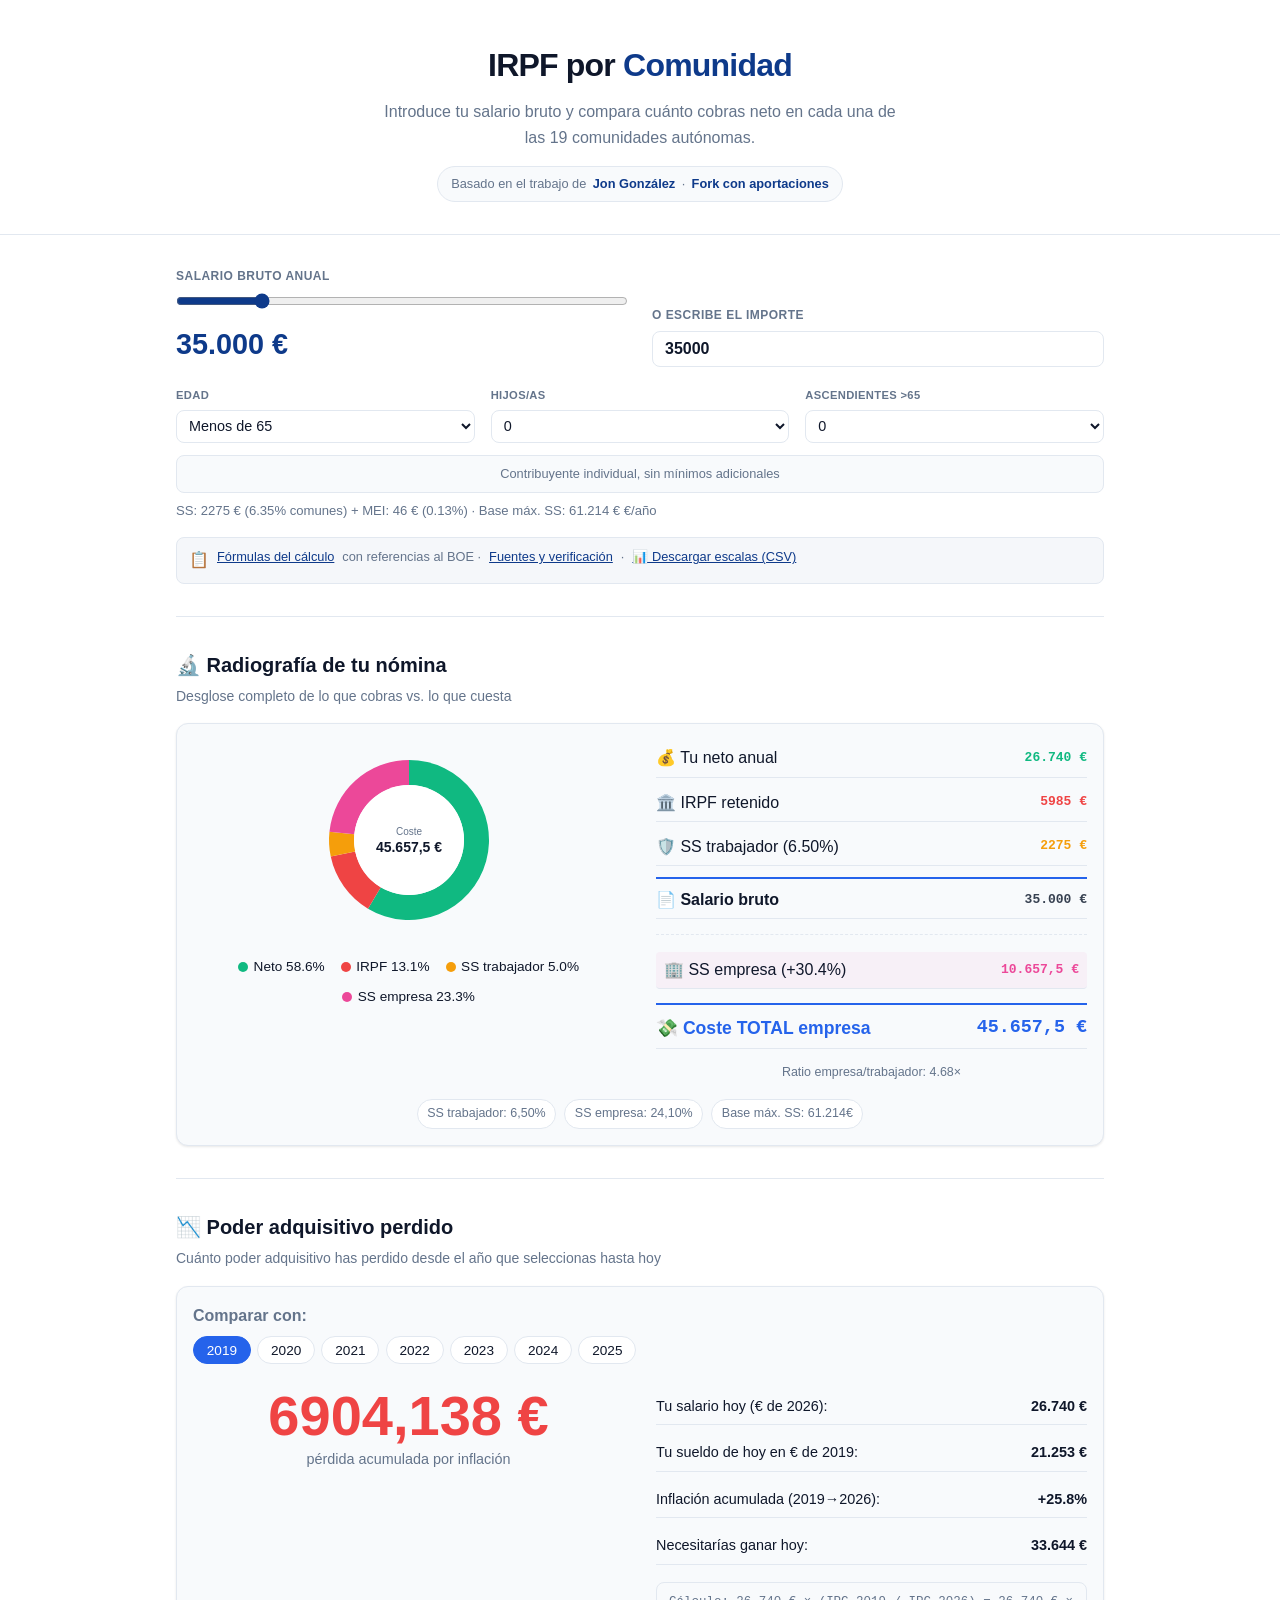
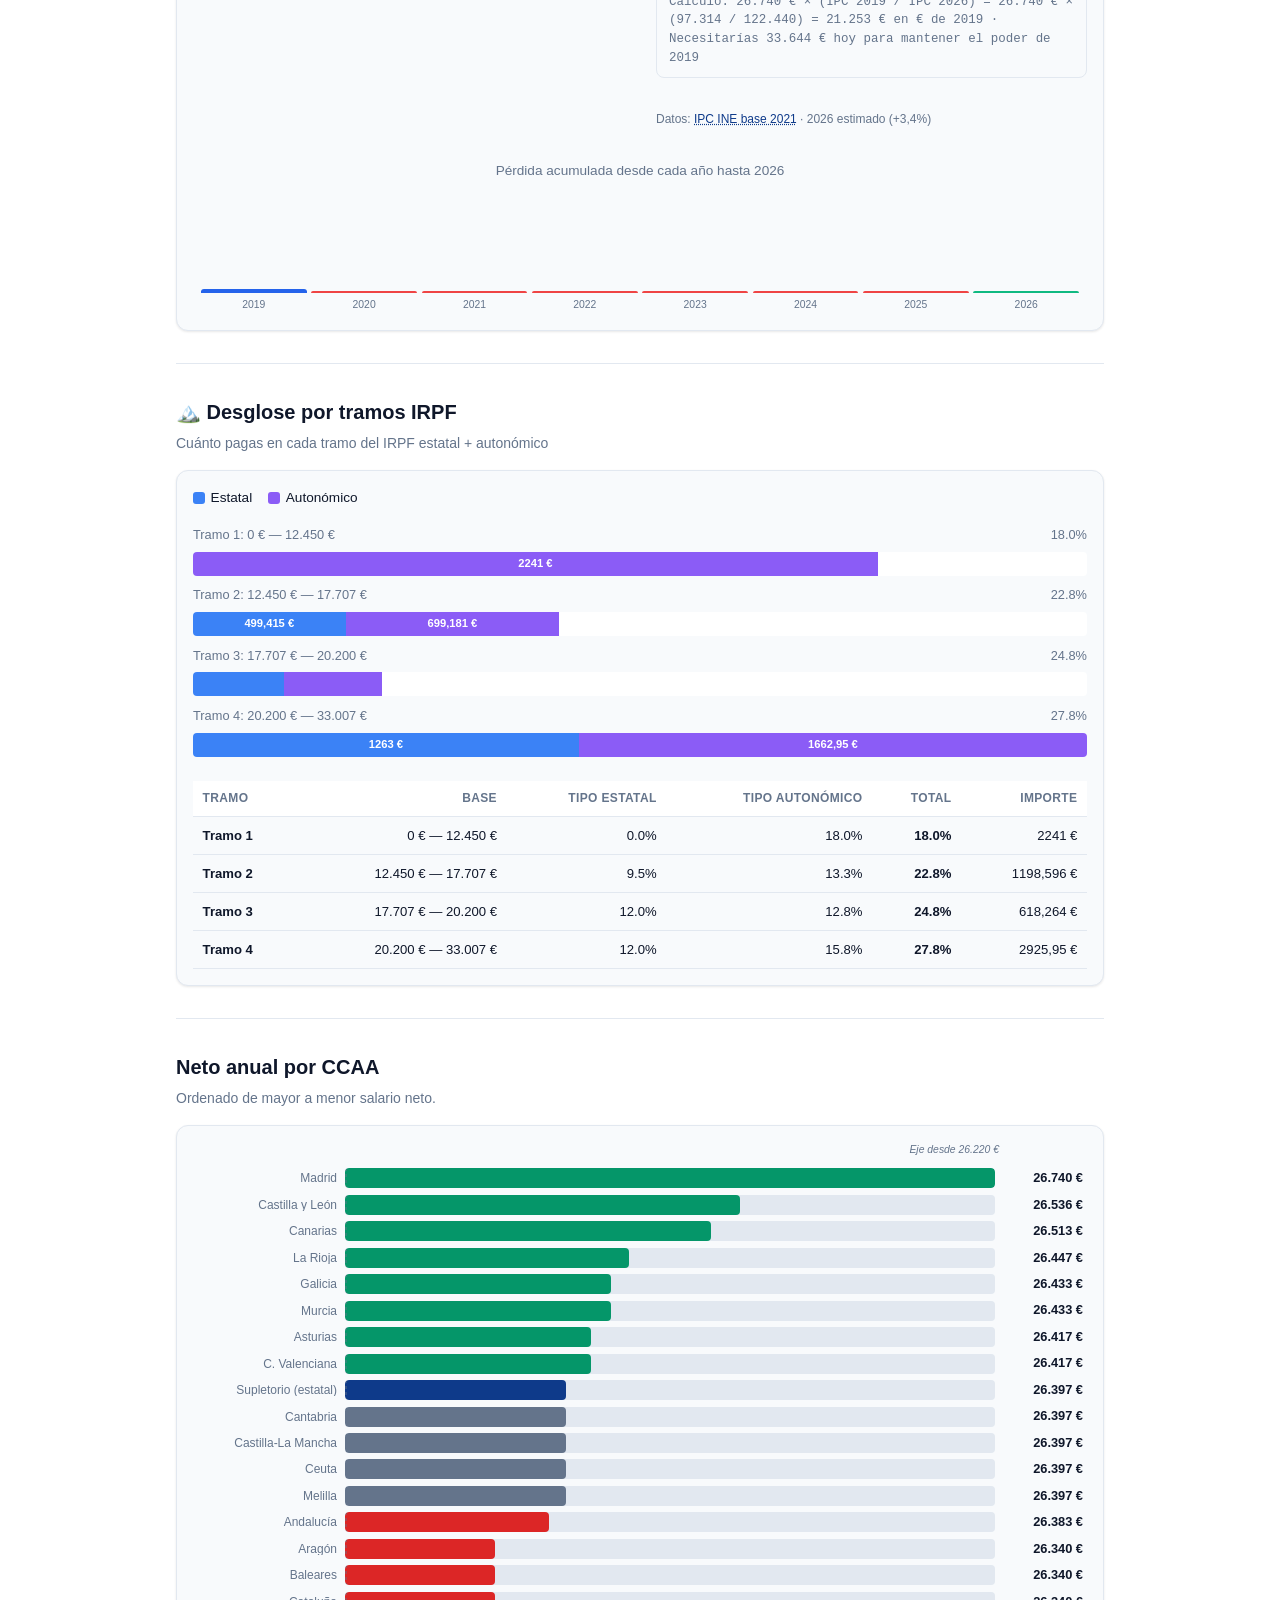
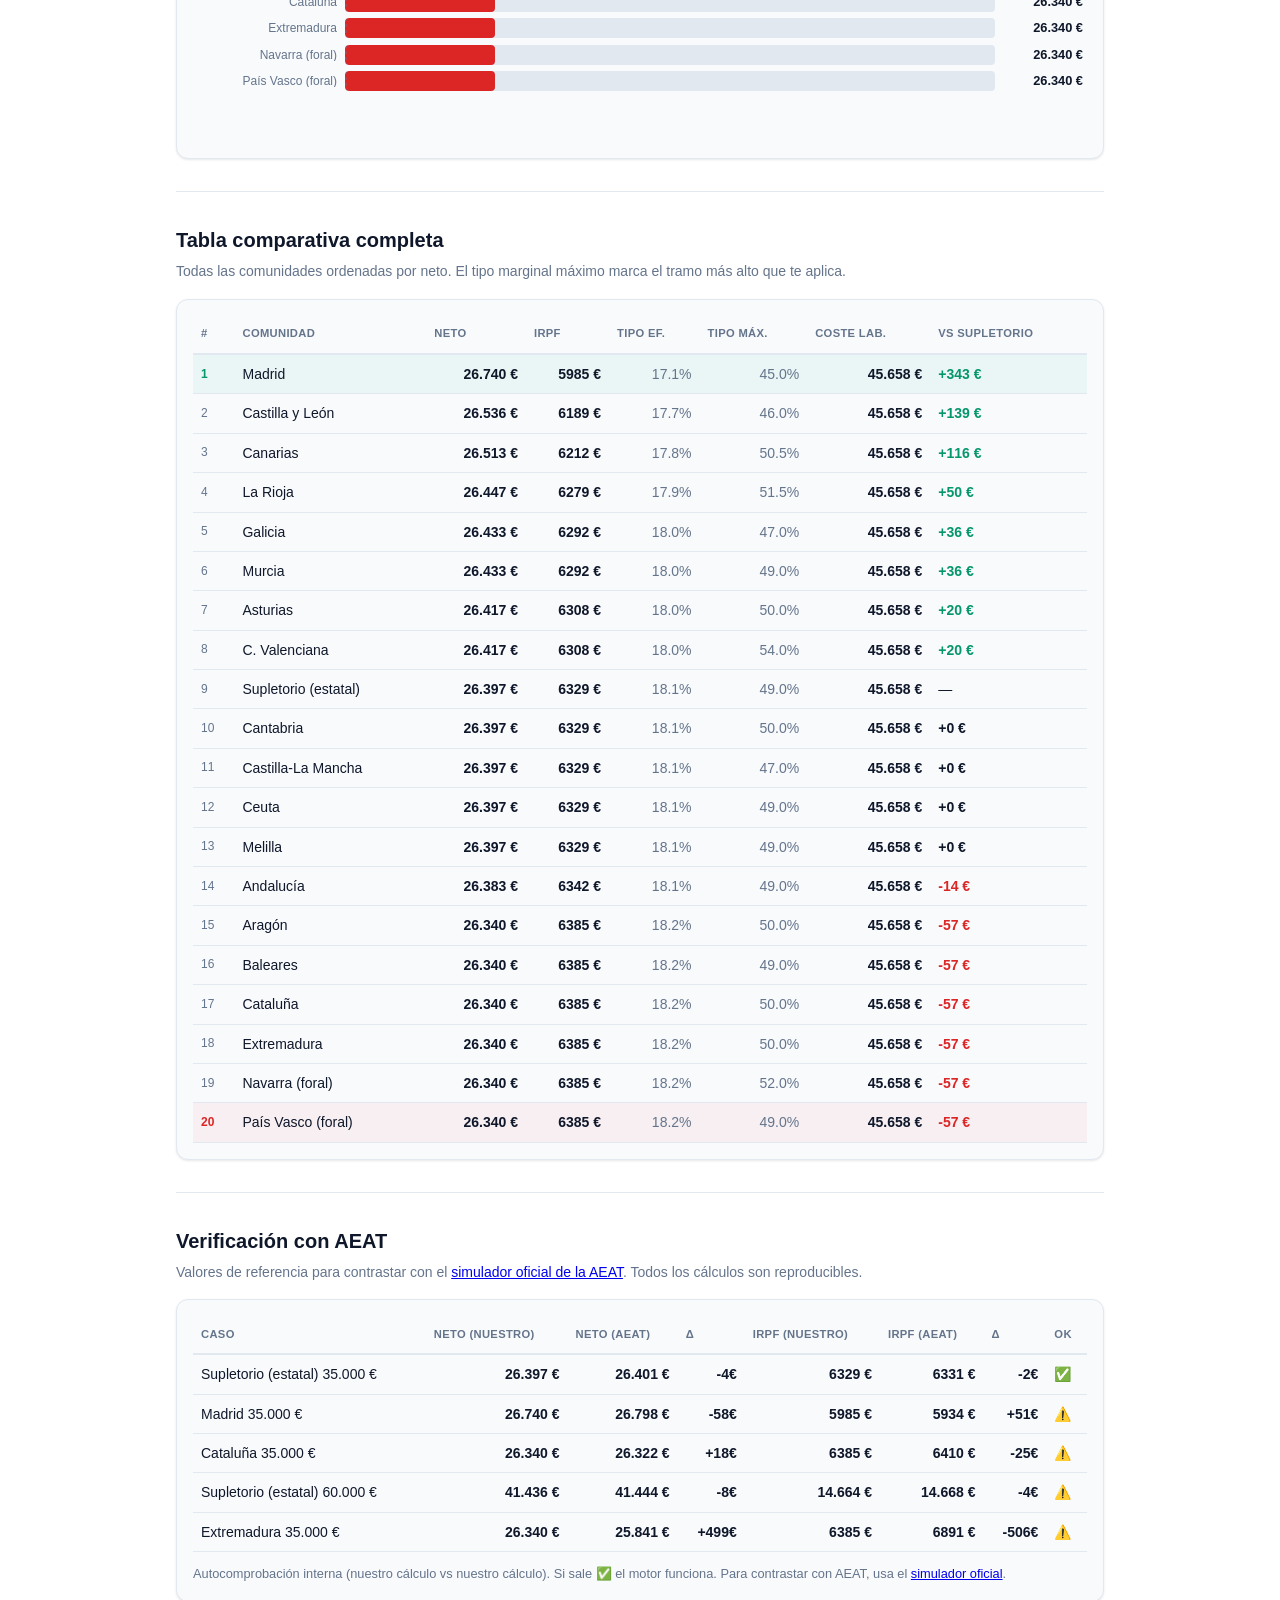
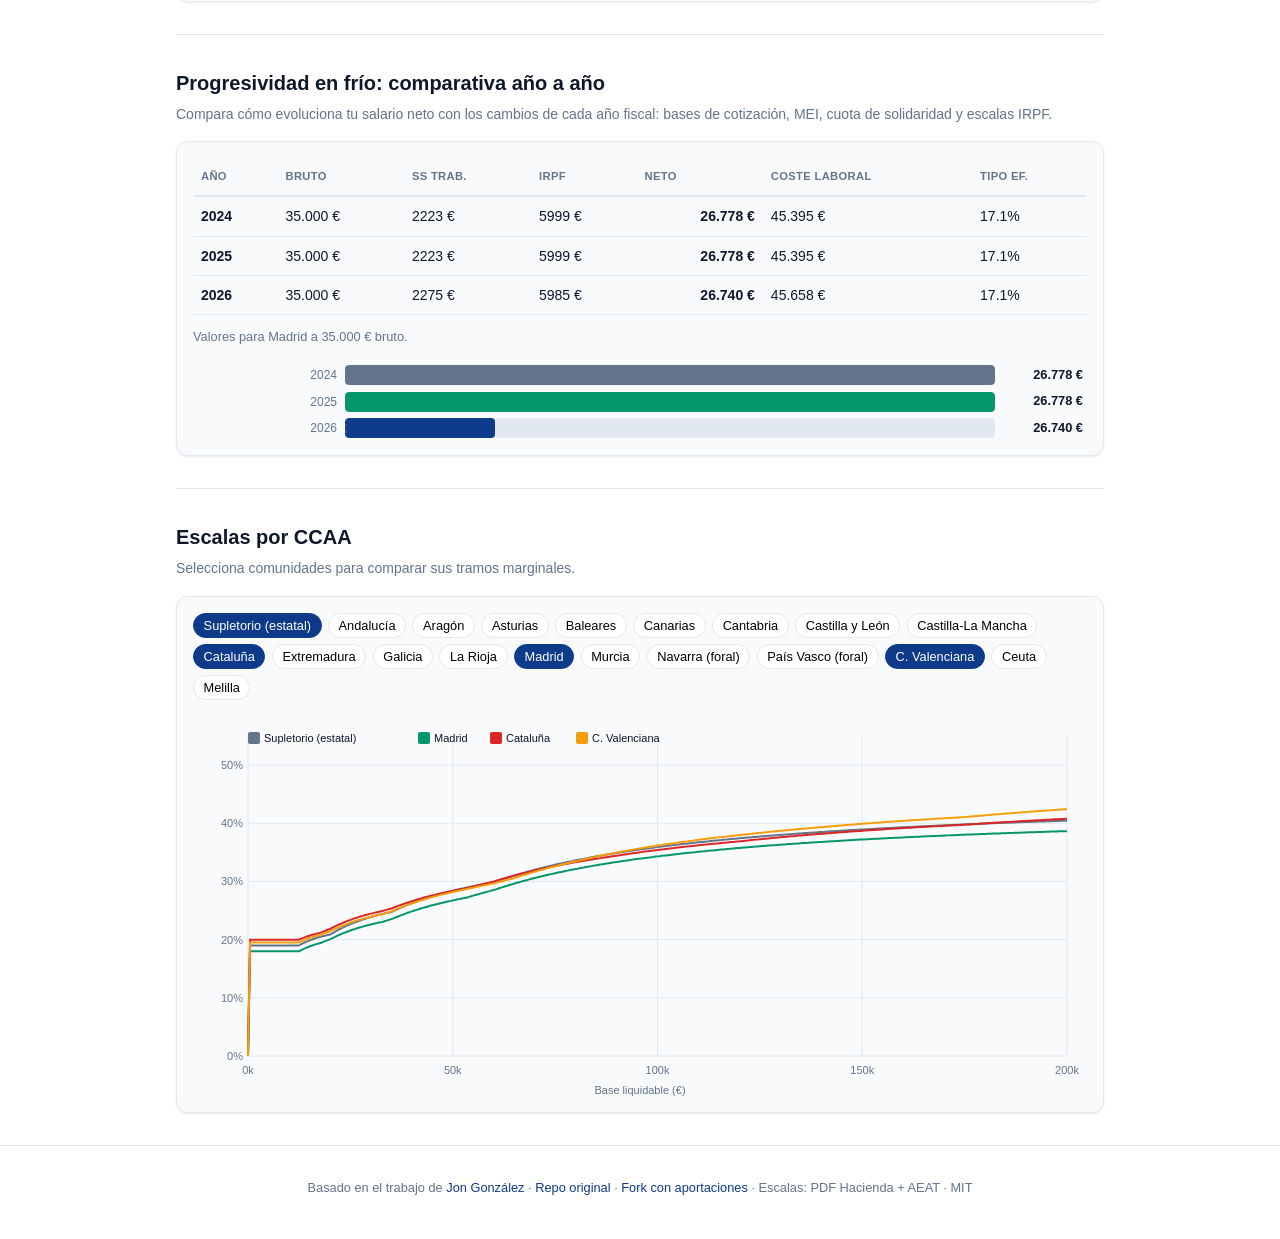
<file: docs/index.html>
<!DOCTYPE html>
<html lang="es">
<head>
  <meta charset="UTF-8">
  <meta name="viewport" content="width=device-width, initial-scale=1.0">
  <title>IRPF por CCAA — Comparativa de salario neto en las 19 comunidades (MEI + solidaridad)</title>
  <meta name="description" content="Compara tu salario neto en las 19 comunidades autónomas de España. Escalas IRPF 2026, MEI, cuota de solidaridad, tipos marginales, calculadora interactiva.">
  <meta property="og:title" content="IRPF por Comunidad — Compara tu salario neto en 19 CCAA">
  <meta property="og:description" content="Calculadora interactiva con escalas IRPF 2026 separadas, MEI, cuota de solidaridad, coste laboral y tipos marginales. Verificado con simulador AEAT.">
  <meta property="og:type" content="website">
  <meta property="og:image" content="favicon.svg">
  <meta name="twitter:card" content="summary_large_image">
  <meta name="twitter:title" content="IRPF por Comunidad — Compara tu salario neto en 19 CCAA">
  <meta name="twitter:description" content="Calculadora interactiva: escalas IRPF 2026, MEI, solidaridad, coste laboral.">
  <link rel="canonical" href="https://calculadorairpf.vercel.app/">
  <link rel="icon" type="image/svg+xml" href="favicon.svg">
  <link rel="stylesheet" href="style.css?v=21">
  <meta http-equiv="Content-Security-Policy" content="default-src 'self'; style-src 'self' 'unsafe-inline'; script-src 'self'; img-src 'self'; connect-src 'self'; font-src 'self';">

<!-- deploy: 1777245573 -->
</head>
<body>

  <header class="hero">
    <div class="container">
      <h1>IRPF por <span class="accent">Comunidad</span></h1>
      <p class="subtitle">Introduce tu salario bruto y compara cuánto cobras neto en cada una de las 19 comunidades autónomas.</p>
      <div class="credit">
        Basado en el trabajo de <a href="https://github.com/jongonzlz/Calculadora-de-Salarios-y-Progresividad-en-Fr-o" target="_blank" rel="noopener">Jon González</a> · <a href="https://github.com/elCanosail/Calculadora-de-Salarios-y-Progresividad-en-Fr-o" target="_blank" rel="noopener">Fork con aportaciones</a>
      </div>
    </div>
  </header>

  <main class="container">

    <!-- Input -->
    <section class="section" id="input-section">
      <div class="input-row">
        <div class="input-col">
          <label for="salary-slider">Salario bruto anual</label>
          <input type="range" id="salary-slider" min="10000" max="150000" step="500" value="35000">
          <div class="salary-display" id="salary-display">35.000 €</div>
        </div>
        <div class="input-col">
          <label for="salary-input">O escribe el importe</label>
          <input type="number" id="salary-input" min="10000" max="500000" step="100" value="35000" inputmode="numeric">
        </div>
      </div>

      <div class="config-row">
        <div class="config-col">
          <label for="edad-select">Edad</label>
          <select id="edad-select">
            <option value="normal" selected>Menos de 65</option>
            <option value="senior">65 a 75 años</option>
            <option value="mayor">Más de 75</option>
          </select>
        </div>
        <div class="config-col">
          <label for="hijos-select">Hijos/as</label>
          <select id="hijos-select">
            <option value="0" selected>0</option>
            <option value="1">1</option>
            <option value="2">2</option>
            <option value="3">3</option>
            <option value="4">4</option>
            <option value="5">5+</option>
          </select>
        </div>
        <div class="config-col">
          <label for="ascendientes-select">Ascendientes &gt;65</label>
          <select id="ascendientes-select">
            <option value="0" selected>0</option>
            <option value="1">1</option>
            <option value="2">2</option>
            <option value="3">3</option>
            <option value="4">4+</option>
          </select>
        </div>
      </div>

      <div class="config-summary" id="config-summary"></div>
      <div class="mei-notice" id="mei-notice" style="margin-top:0.5rem;font-size:0.82rem;color:var(--muted);line-height:1.5;"></div>
      <div class="audit-notice">
        <span class="audit-icon">📋</span>
        <a href="formulas" id="formulas-link" class="link-button">Fórmulas del cálculo</a> con referencias al BOE · <a href="fuentes" class="link-button">Fuentes y verificación</a> · <a href="escalas.csv" download class="link-button">📊 Descargar escalas (CSV)</a>
      </div>
    </section>

    <!-- Panel: Radiografía del Coste -->
    <section class="section" id="radiografia-section">
      <h2>🔬 Radiografía de tu nómina</h2>
      <p class="section-desc">Desglose completo de lo que cobras vs. lo que cuesta</p>
      <div class="card">
        <div class="radiografia-grid">
          <div class="donut-wrapper">
            <svg id="coste-donut" viewBox="0 0 200 200" class="donut-chart"></svg>
            <div class="donut-legend" id="donut-legend"></div>
          </div>
          <div class="coste-desglose" id="coste-desglose"></div>
        </div>
        <div class="coste-mini-info">
          <span class="mini-pill">SS trabajador: 6,50%</span>
          <span class="mini-pill">SS empresa: 24,10%</span>
          <span class="mini-pill">Base máx. SS: 61.214€</span>
        </div>
      </div>
    </section>

    <!-- Panel: Comparativa IPC -->
    <section class="section" id="ipc-section">
      <h2>📉 Poder adquisitivo perdido</h2>
      <p class="section-desc">Cuánto poder adquisitivo has perdido desde el año que seleccionas hasta hoy</p>
      <div class="card">
        <div class="ipc-controls">
          <label>Comparar con:</label>
          <div class="year-selector" id="ipc-year-selector"></div>
        </div>
        <div class="ipc-result" id="ipc-result">
          <div class="ipc-main" id="ipc-main-display">
            <div class="ipc-big-number" id="ipc-perdida">—</div>
            <div class="ipc-label">pérdida acumulada por inflación</div>
          </div>
          <div class="ipc-details">
            <div class="ipc-detail-row">
              <span>Tu salario hoy (€ de 2026):</span>
              <strong id="ipc-salario-actual">—</strong>
            </div>
            <div class="ipc-detail-row">
              <span>Tu sueldo de hoy en € de <span id="ipc-ano-base">2019</span>:</span>
              <strong id="ipc-salario-ajustado">—</strong>
            </div>
            <div class="ipc-detail-row">
              <span>Inflación acumulada (<span id="ipc-ano-base-2">2019</span>→2026):</span>
              <strong id="ipc-inflacion-pct">—</strong>
            </div>
            <div class="ipc-detail-row">
              <span>Necesitarías ganar hoy:</span>
              <strong id="ipc-necesitarias">—</strong>
            </div>
            <div class="ipc-calc-explanation">
              <span id="ipc-calc-text">—</span>
            </div>
            <div class="ipc-detail-row ipc-source">
              <span>Datos: <a href="https://www.ine.es/jaxiT3/Tabla.htm?t=224" target="_blank" rel="noopener">IPC INE base 2021</a> · 2026 estimado (+3,4%)</span>
            </div>
          </div>
        </div>
        <div class="ipc-timeline" id="ipc-timeline"></div>
      </div>
    </section>

    <!-- Panel: Desglose por tramos IRPF -->
    <section class="section" id="tramos-section">
      <h2>🏔️ Desglose por tramos IRPF</h2>
      <p class="section-desc">Cuánto pagas en cada tramo del IRPF estatal + autonómico</p>
      <div class="card">
        <div class="tramos-legend">
          <span class="tramo-dot estatal">Estatal</span>
          <span class="tramo-dot autonomico">Autonómico</span>
        </div>
        <div class="tramos-chart" id="tramos-chart"></div>
        <div class="tramos-table-wrapper">
          <table class="tramos-table" id="tramos-table">
            <thead>
              <tr>
                <th>Tramo</th>
                <th>Base</th>
                <th>Tipo estatal</th>
                <th>Tipo autonómico</th>
                <th>Total</th>
                <th>Importe</th>
              </tr>
            </thead>
            <tbody id="tramos-tbody"></tbody>
          </table>
        </div>
      </div>
    </section>

    <!-- Chart -->
    <section class="section" id="chart-section">
      <h2>Neto anual por CCAA</h2>
      <p class="section-desc">Ordenado de mayor a menor salario neto.</p>
      <div class="card">
        <div id="bar-chart"></div>
      </div>
    </section>

    <!-- Table -->
    <section class="section" id="table-section">
      <h2>Tabla comparativa completa</h2>
      <p class="section-desc">Todas las comunidades ordenadas por neto. El tipo marginal máximo marca el tramo más alto que te aplica.</p>
      <div class="card">
        <div class="table-wrap">
          <table id="ccaa-table">
            <thead>
              <tr>
                <th>#</th>
                <th>Comunidad</th>
                <th>Neto</th>
                <th>IRPF</th>
                <th>Tipo ef.</th>
                <th>Tipo máx.</th>
                <th>Coste lab.</th>
                <th>vs Supletorio</th>
              </tr>
            </thead>
            <tbody></tbody>
          </table>
        </div>
      </div>
    </section>

    <!-- Verification section -->
    <section class="section" id="verify-section">
      <h2>Verificación con AEAT</h2>
      <p class="section-desc">Valores de referencia para contrastar con el <a href="https://www.agenciatributaria.gob.es/AEAT.internet/Inicio/Ayuda/_comp_Consultas_y_Simuladores/_Simuladores/Simulador_IRPF_2025/Simulador_IRPF_2025.shtml" target="_blank" rel="noopener">simulador oficial de la AEAT</a>. Todos los cálculos son reproducibles.</p>
      <div class="card" id="verify-card"></div>
    </section>

    <!-- Year comparison -->
    <section class="section" id="year-compare-section">
      <h2>Progresividad en frío: comparativa año a año</h2>
      <p class="section-desc">Compara cómo evoluciona tu salario neto con los cambios de cada año fiscal: bases de cotización, MEI, cuota de solidaridad y escalas IRPF.</p>
      <div class="card">
        <div id="year-compare-table"></div>
        <div id="year-compare-chart" style="margin-top:1rem;"></div>
      </div>
    </section>

    <!-- Scales chart -->
    <section class="section" id="scales-section">
      <h2>Escalas por CCAA</h2>
      <p class="section-desc">Selecciona comunidades para comparar sus tramos marginales.</p>
      <div class="card">
        <div class="ccaa-pills" id="ccaa-pills"></div>
        <div class="table-wrap" id="scale-chart"></div>
      </div>
    </section>

  </main>

  <footer class="footer">
    <div class="container">
      <p>
        Basado en el trabajo de <a href="https://github.com/jongonzlz" target="_blank" rel="noopener">Jon González</a> ·
        <a href="https://github.com/jongonzlz/Calculadora-de-Salarios-y-Progresividad-en-Fr-o" target="_blank" rel="noopener">Repo original</a> ·
        <a href="https://github.com/elCanosail/Calculadora-de-Salarios-y-Progresividad-en-Fr-o" target="_blank" rel="noopener">Fork con aportaciones</a> ·
        Escalas: PDF Hacienda + AEAT · MIT
      </p>
    </div>
  </footer>

  <script src="data.js?v=20"></script>
  <script src="app.js?v=29"></script>
</body>
</html>
</file>
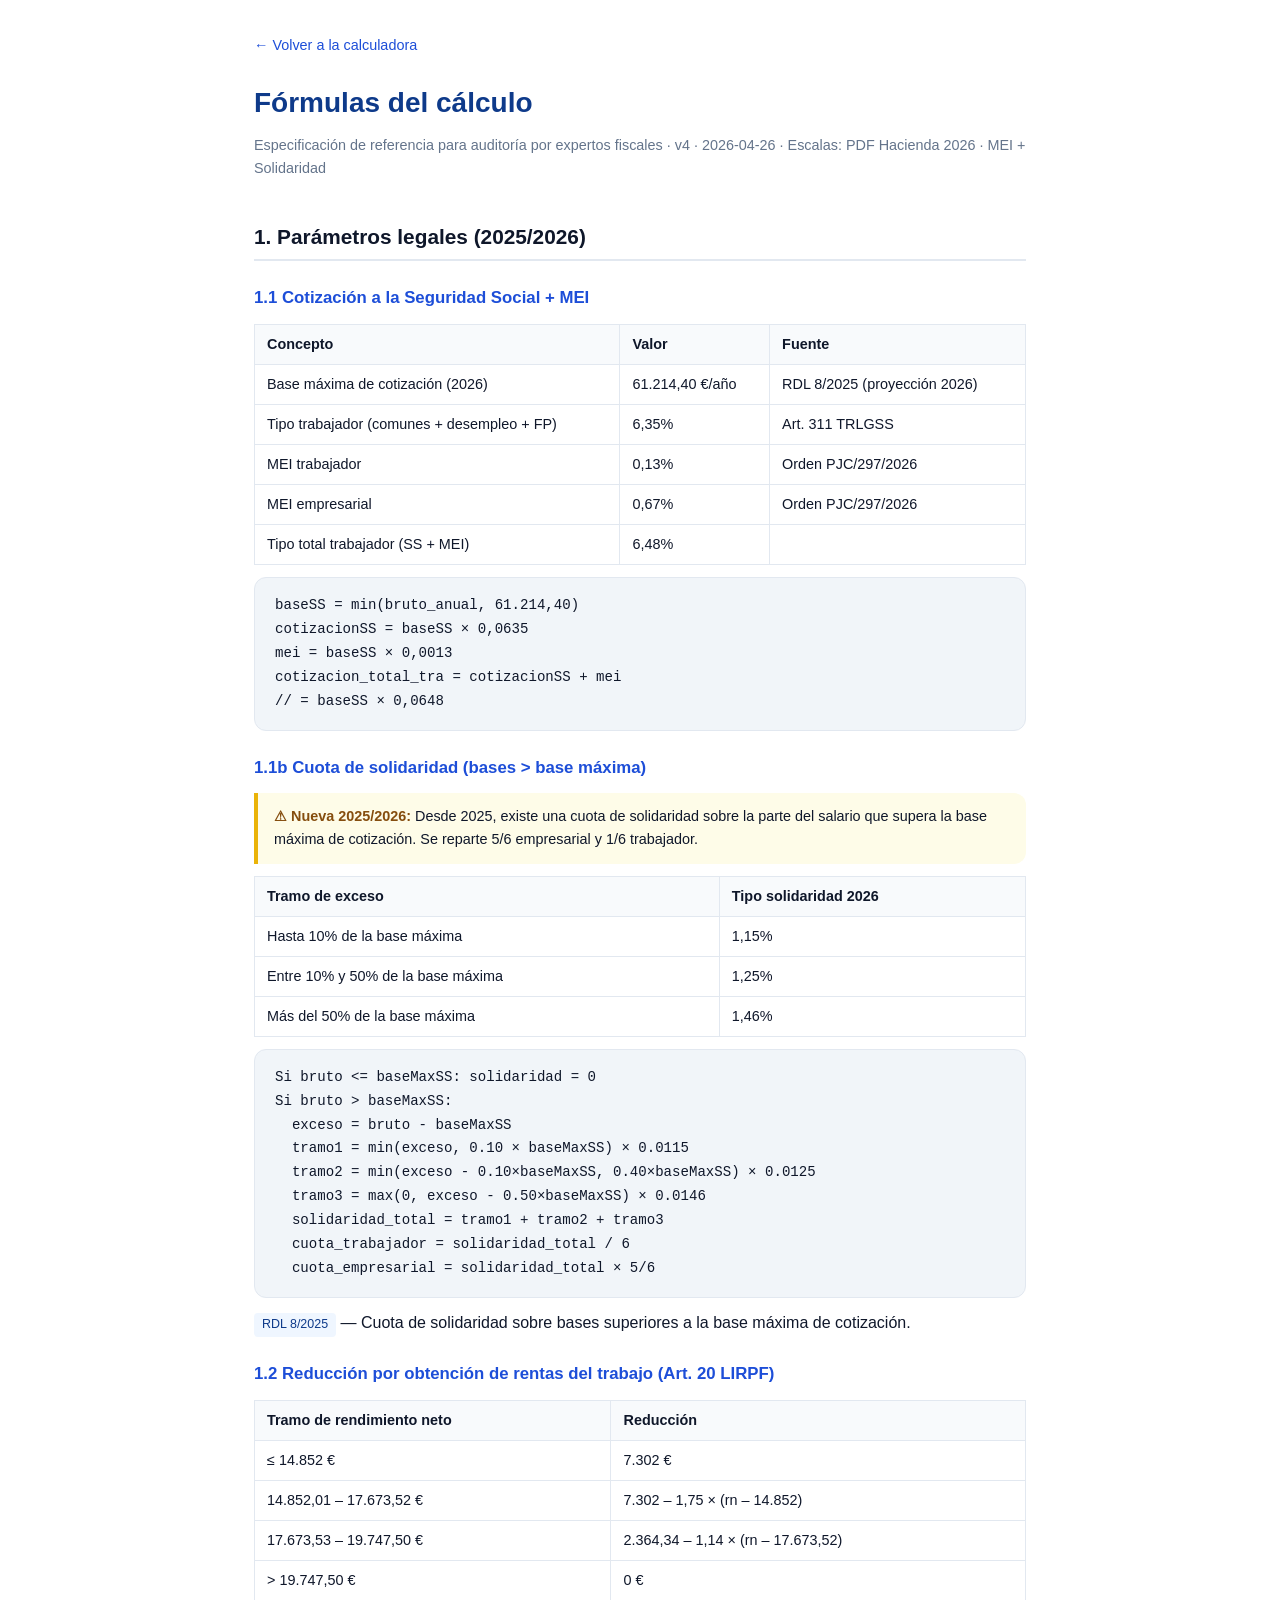
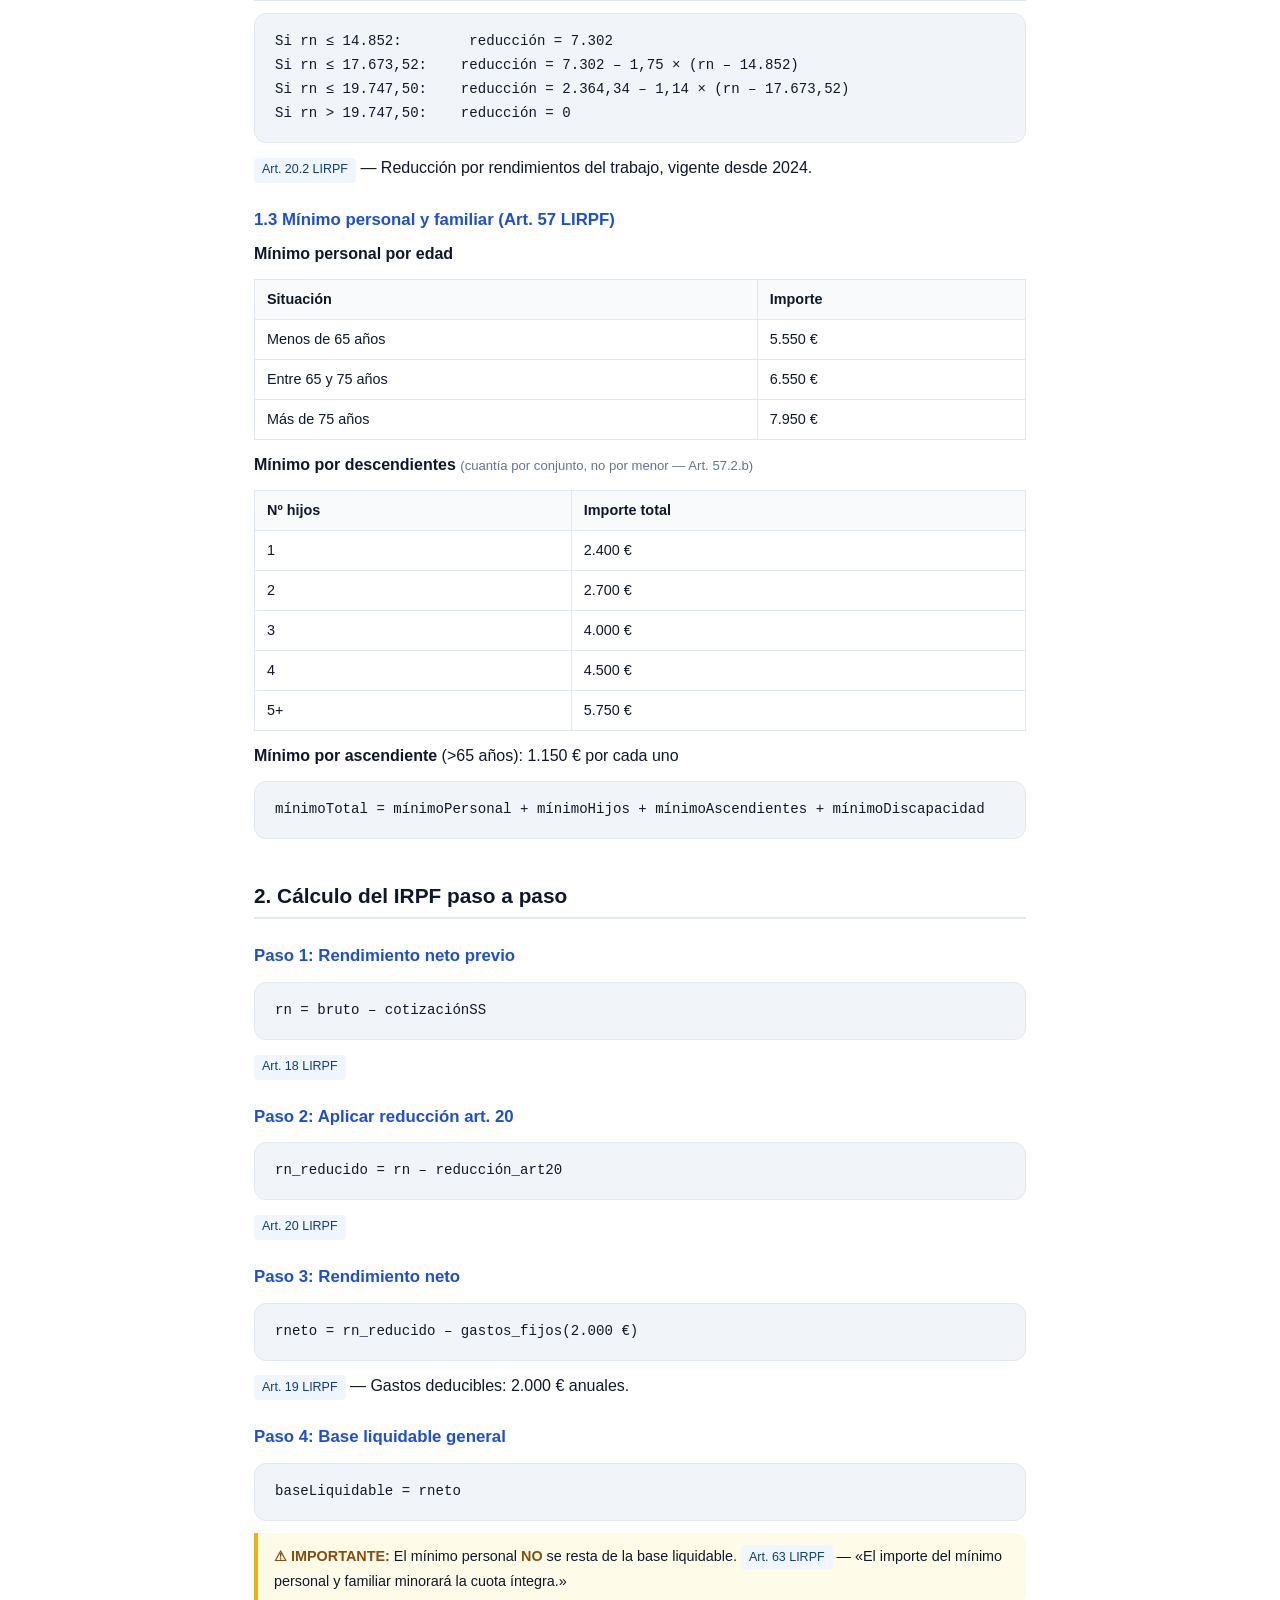
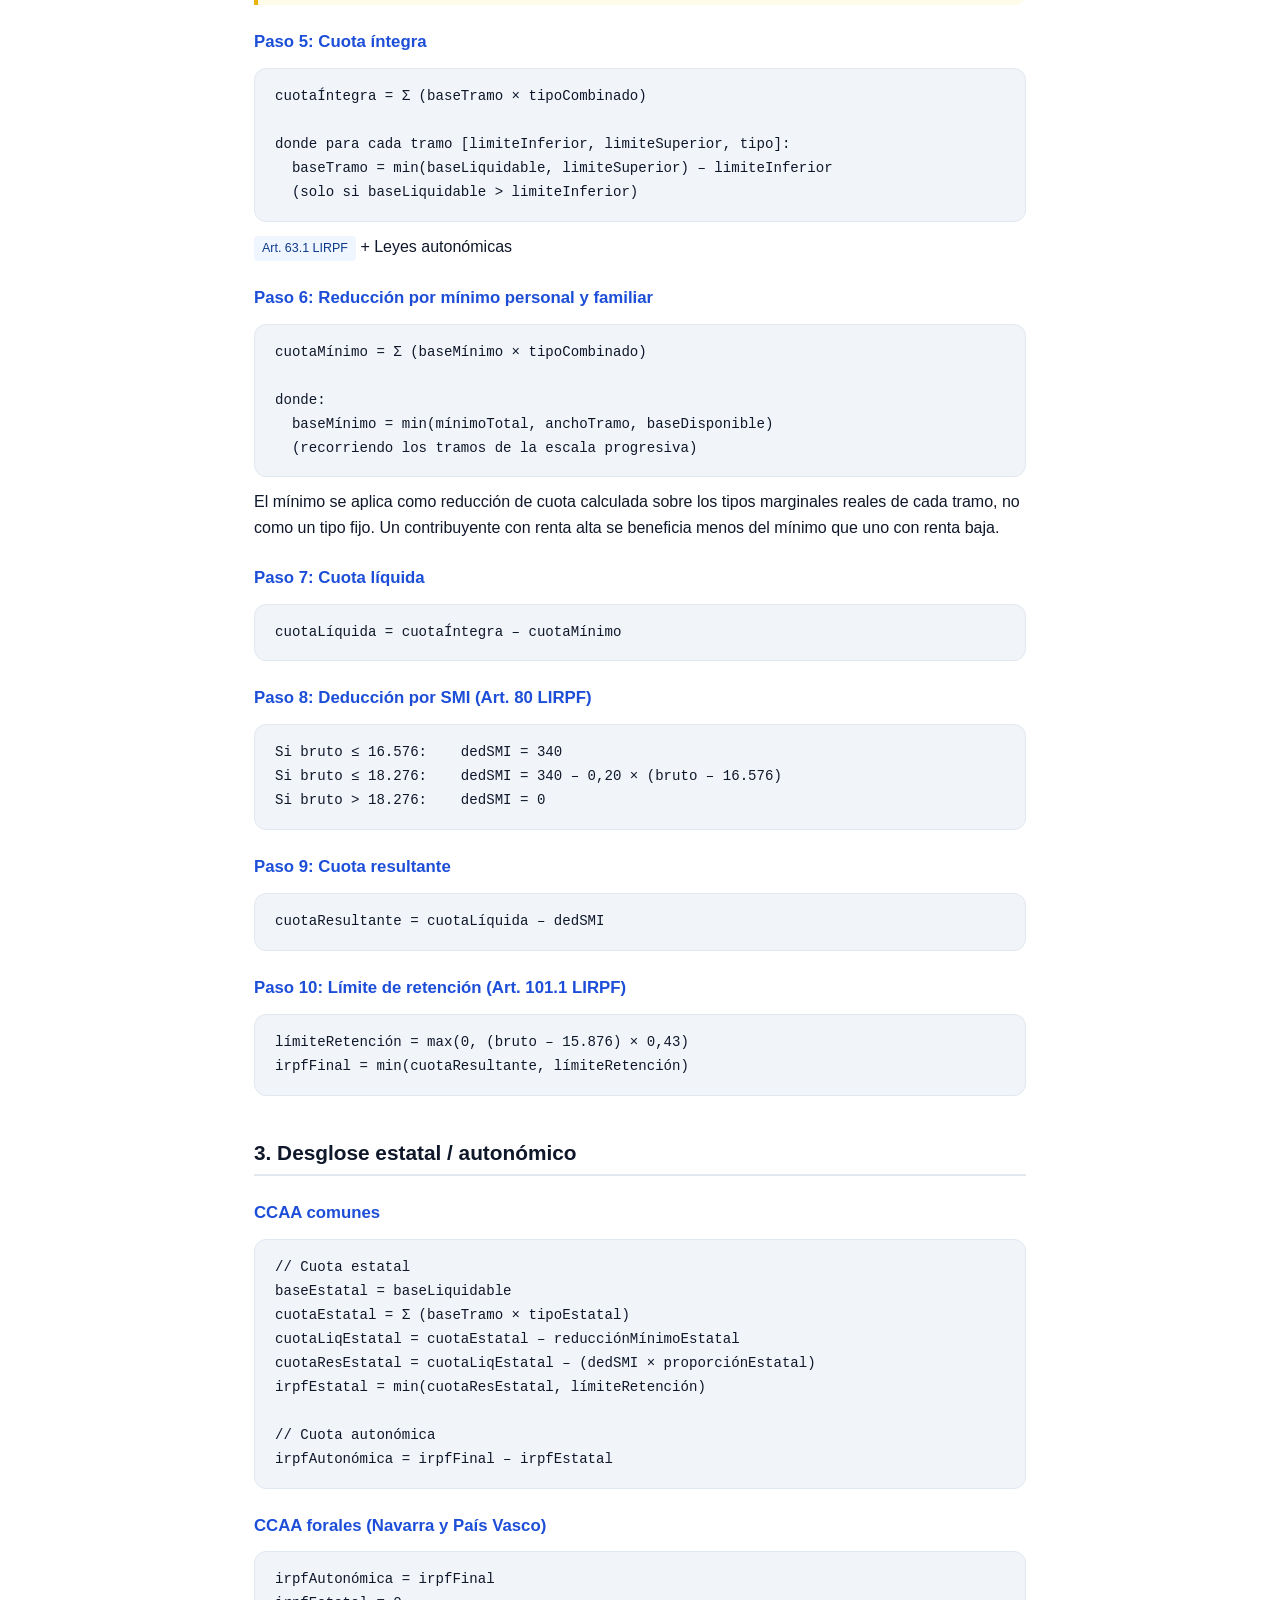
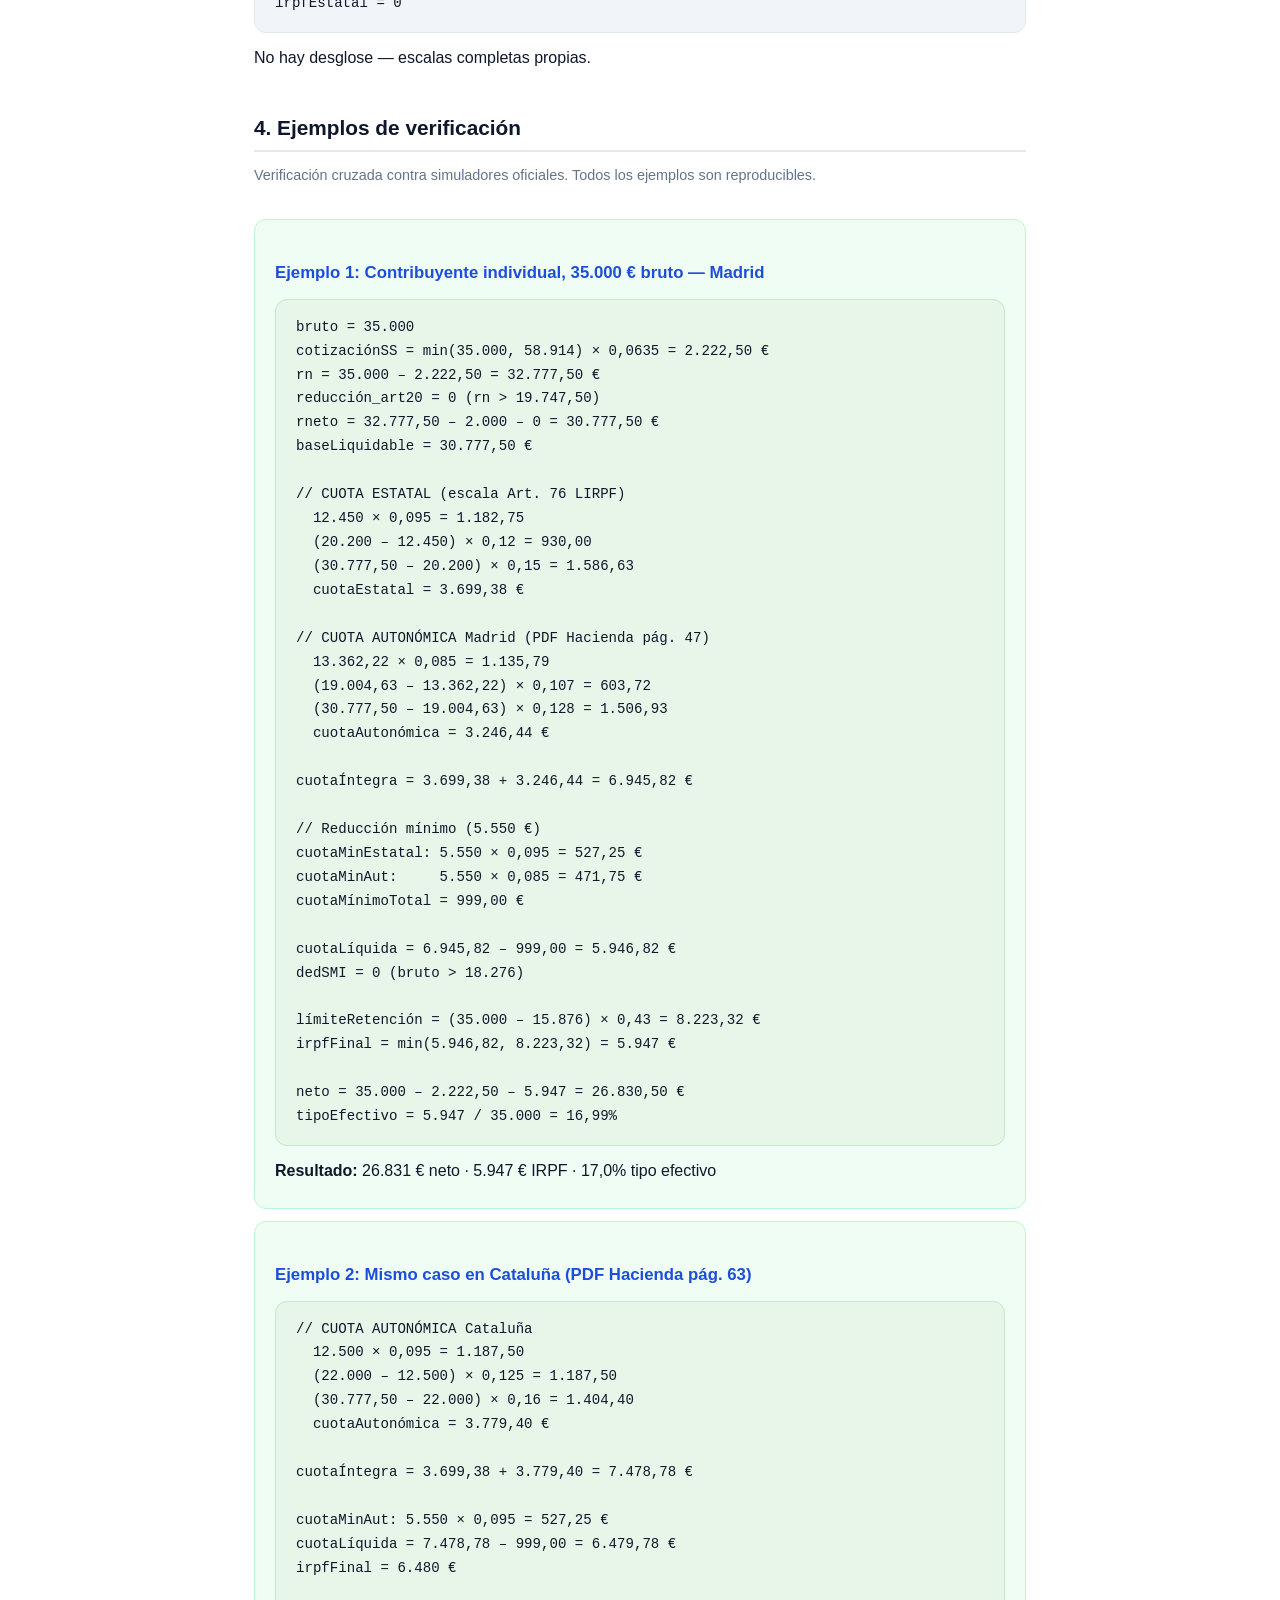
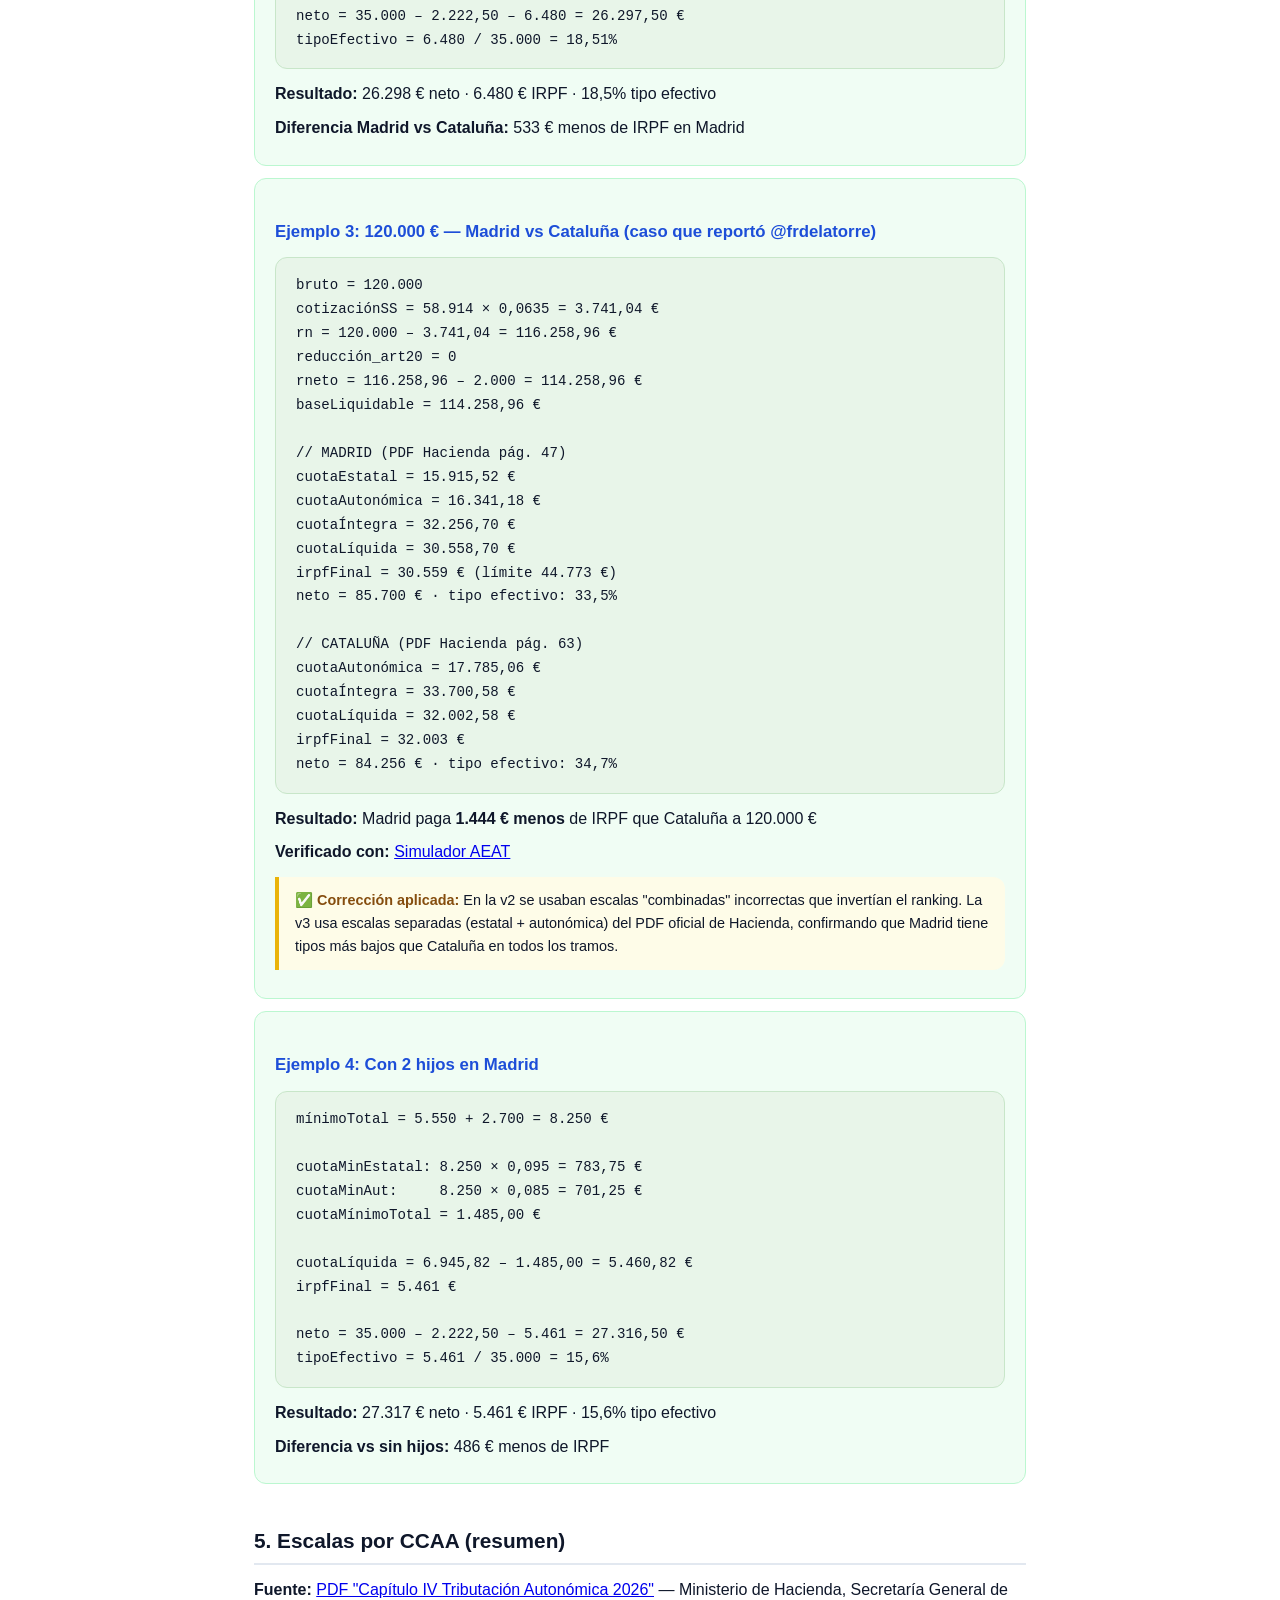
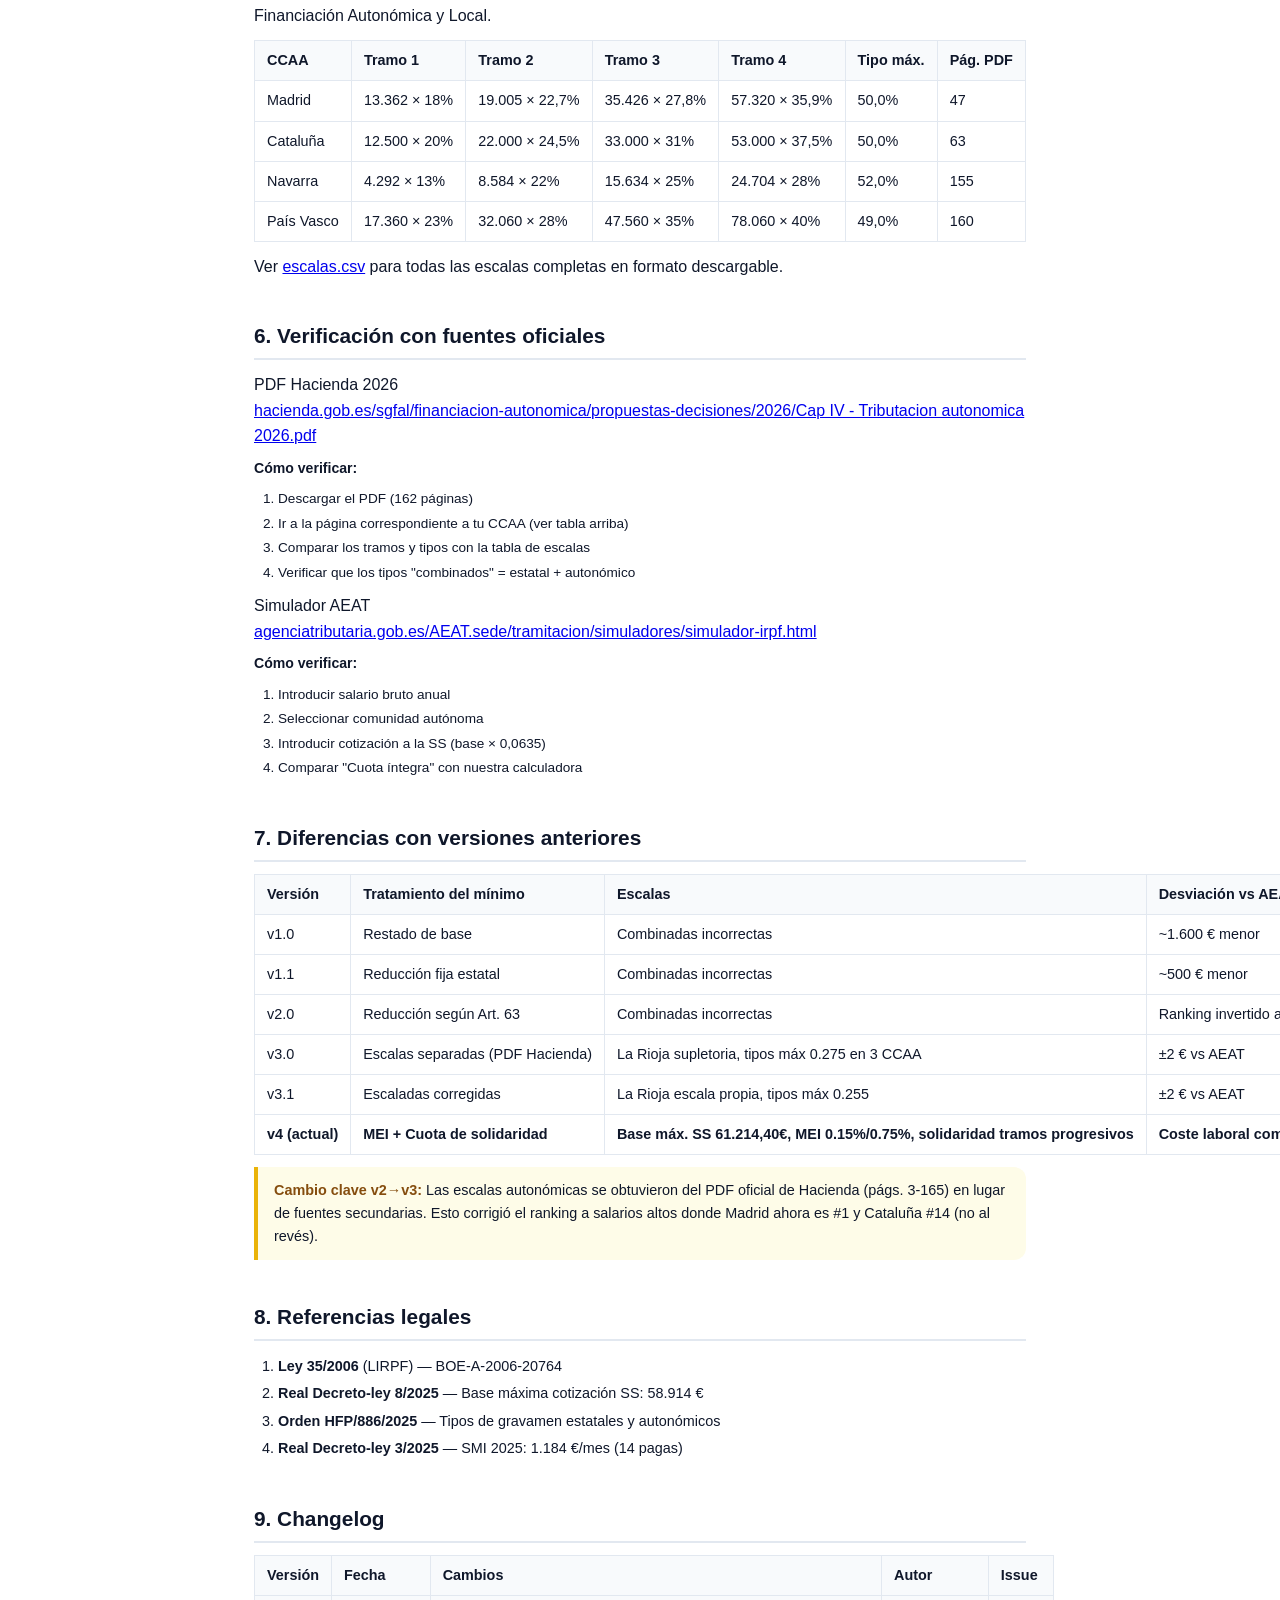
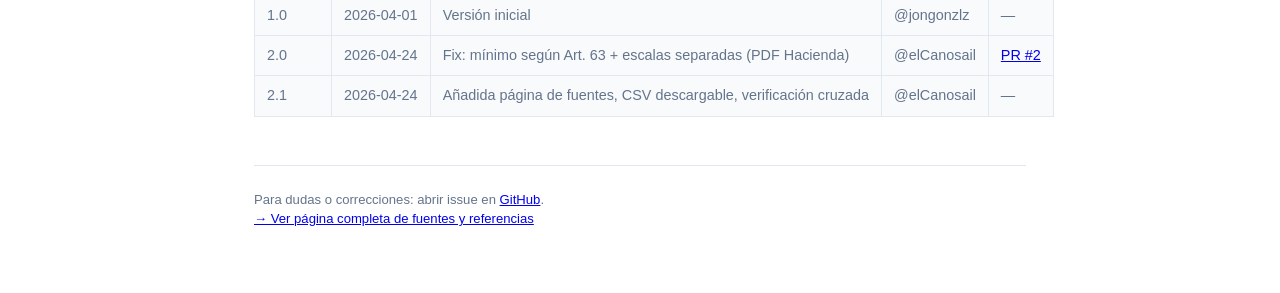
<file: docs/formulas.html>
<!DOCTYPE html>
<html lang="es">
<head>
  <meta charset="UTF-8">
  <meta name="viewport" content="width=device-width, initial-scale=1.0">
  <title>Fórmulas del cálculo — IRPF por CCAA</title>
  <meta name="description" content="Especificación completa del cálculo de IRPF por comunidad autónoma. Referencias al BOE, fórmulas paso a paso, ejemplos de verificación.">
  <meta property="og:title" content="Fórmulas del cálculo IRPF — Especificación con referencias al BOE">
  <meta property="og:description" content="Cálculo paso a paso del IRPF: reducción art. 20, mínimo personal Art. 63, MEI, cuota de solidaridad, deducción SMI.">
  <meta property="og:type" content="article">
  <link rel="canonical" href="https://calculadorairpf.vercel.app/formulas">
  <link rel="icon" type="image/svg+xml" href="favicon.svg">
  <link rel="stylesheet" href="style.css?v=13">
  <style>
    .formula-page { max-width: 820px; margin: 0 auto; padding: 2rem 1.5rem 4rem; }

    .formula-page h1 { font-size: 1.75rem; margin-bottom: 0.25rem; color: var(--accent); }
    .formula-page .subtitle { color: var(--muted); font-size: 0.9rem; margin-bottom: 2rem; }
    .formula-page h2 { font-size: 1.3rem; margin: 2.5rem 0 0.75rem; padding-bottom: 0.35rem; border-bottom: 2px solid var(--border); color: var(--fg); }
    .formula-page h3 { font-size: 1.05rem; margin: 1.5rem 0 0.5rem; color: var(--accent-light); }

    .formula-page p { margin: 0.5rem 0; }

    .formula-box {
      background: #f1f5f9;
      border: 1px solid var(--border);
      border-radius: var(--radius);
      padding: 1rem 1.25rem;
      margin: 0.75rem 0;
      font-family: "SF Mono", "Fira Code", "Cascadia Code", monospace;
      font-size: 0.88rem;
      line-height: 1.7;
      overflow-x: auto;
      white-space: pre;
    }

    .formula-page table {
      width: 100%;
      border-collapse: collapse;
      margin: 0.75rem 0;
      font-size: 0.9rem;
    }
    .formula-page th, .formula-page td {
      padding: 0.5rem 0.75rem;
      border: 1px solid var(--border);
      text-align: left;
    }
    .formula-page th {
      background: var(--card-bg);
      font-weight: 600;
      color: var(--fg);
    }
    .formula-page td { background: white; }

    .ref {
      display: inline-block;
      background: #eff6ff;
      color: var(--accent);
      font-size: 0.78rem;
      padding: 0.15rem 0.5rem;
      border-radius: 4px;
      font-weight: 500;
    }

    .callout {
      background: #fefce8;
      border-left: 4px solid #eab308;
      padding: 0.75rem 1rem;
      margin: 0.75rem 0;
      border-radius: 0 var(--radius) var(--radius) 0;
      font-size: 0.9rem;
    }
    .callout strong { color: #854d0e; }

    .example-box {
      background: #f0fdf4;
      border: 1px solid #bbf7d0;
      border-radius: var(--radius);
      padding: 1rem 1.25rem;
      margin: 0.75rem 0;
    }
    .example-box .formula-box { background: #e8f5e9; border-color: #c8e6c9; }

    .back-link {
      display: inline-flex;
      align-items: center;
      gap: 0.4rem;
      color: var(--accent-light);
      text-decoration: none;
      font-size: 0.9rem;
      margin-bottom: 1.5rem;
    }
    .back-link:hover { text-decoration: underline; }

    .changelog { font-size: 0.85rem; color: var(--muted); }
    .changelog td { background: var(--card-bg); }

    footer.legal {
      margin-top: 3rem;
      padding-top: 1.5rem;
      border-top: 1px solid var(--border);
      font-size: 0.82rem;
      color: var(--muted);
      line-height: 1.5;
    }
  </style>
</head>
<body>
  <div class="formula-page">
    <a href="/" class="back-link">← Volver a la calculadora</a>

    <h1>Fórmulas del cálculo</h1>
    <p class="subtitle">Especificación de referencia para auditoría por expertos fiscales · v4 · 2026-04-26 · Escalas: PDF Hacienda 2026 · MEI + Solidaridad</p>

    <!-- 1 -->
    <h2>1. Parámetros legales (2025/2026)</h2>

    <h3>1.1 Cotización a la Seguridad Social + MEI</h3>
    <table>
      <tr><th>Concepto</th><th>Valor</th><th>Fuente</th></tr>
      <tr><td>Base máxima de cotización (2026)</td><td>61.214,40 €/año</td><td>RDL 8/2025 (proyección 2026)</td></tr>
      <tr><td>Tipo trabajador (comunes + desempleo + FP)</td><td>6,35%</td><td>Art. 311 TRLGSS</td></tr>
      <tr><td>MEI trabajador</td><td>0,13%</td><td>Orden PJC/297/2026</td></tr>
      <tr><td>MEI empresarial</td><td>0,67%</td><td>Orden PJC/297/2026</td></tr>
      <tr><td>Tipo total trabajador (SS + MEI)</td><td>6,48%</td><td></td></tr>
    </table>
    <div class="formula-box">baseSS = min(bruto_anual, 61.214,40)
cotizacionSS = baseSS × 0,0635
mei = baseSS × 0,0013
cotizacion_total_tra = cotizacionSS + mei
// = baseSS × 0,0648</div>

    <h3>1.1b Cuota de solidaridad (bases > base máxima)</h3>
    <div class="callout"><strong>⚠ Nueva 2025/2026:</strong> Desde 2025, existe una cuota de solidaridad sobre la parte del salario que supera la base máxima de cotización. Se reparte 5/6 empresarial y 1/6 trabajador.</div>
    <table>
      <tr><th>Tramo de exceso</th><th>Tipo solidaridad 2026</th></tr>
      <tr><td>Hasta 10% de la base máxima</td><td>1,15%</td></tr>
      <tr><td>Entre 10% y 50% de la base máxima</td><td>1,25%</td></tr>
      <tr><td>Más del 50% de la base máxima</td><td>1,46%</td></tr>
    </table>
    <div class="formula-box">Si bruto <= baseMaxSS: solidaridad = 0
Si bruto > baseMaxSS:
  exceso = bruto - baseMaxSS
  tramo1 = min(exceso, 0.10 × baseMaxSS) × 0.0115
  tramo2 = min(exceso - 0.10×baseMaxSS, 0.40×baseMaxSS) × 0.0125
  tramo3 = max(0, exceso - 0.50×baseMaxSS) × 0.0146
  solidaridad_total = tramo1 + tramo2 + tramo3
  cuota_trabajador = solidaridad_total / 6
  cuota_empresarial = solidaridad_total × 5/6</div>
    <p><span class="ref">RDL 8/2025</span> — Cuota de solidaridad sobre bases superiores a la base máxima de cotización.</p>

    <h3>1.2 Reducción por obtención de rentas del trabajo (Art. 20 LIRPF)</h3>
    <table>
      <tr><th>Tramo de rendimiento neto</th><th>Reducción</th></tr>
      <tr><td>≤ 14.852 €</td><td>7.302 €</td></tr>
      <tr><td>14.852,01 – 17.673,52 €</td><td>7.302 – 1,75 × (rn – 14.852)</td></tr>
      <tr><td>17.673,53 – 19.747,50 €</td><td>2.364,34 – 1,14 × (rn – 17.673,52)</td></tr>
      <tr><td>&gt; 19.747,50 €</td><td>0 €</td></tr>
    </table>
    <div class="formula-box">Si rn ≤ 14.852:        reducción = 7.302
Si rn ≤ 17.673,52:    reducción = 7.302 – 1,75 × (rn – 14.852)
Si rn ≤ 19.747,50:    reducción = 2.364,34 – 1,14 × (rn – 17.673,52)
Si rn > 19.747,50:    reducción = 0</div>
    <p><span class="ref">Art. 20.2 LIRPF</span> — Reducción por rendimientos del trabajo, vigente desde 2024.</p>

    <h3>1.3 Mínimo personal y familiar (Art. 57 LIRPF)</h3>

    <p><strong>Mínimo personal por edad</strong></p>
    <table>
      <tr><th>Situación</th><th>Importe</th></tr>
      <tr><td>Menos de 65 años</td><td>5.550 €</td></tr>
      <tr><td>Entre 65 y 75 años</td><td>6.550 €</td></tr>
      <tr><td>Más de 75 años</td><td>7.950 €</td></tr>
    </table>

    <p><strong>Mínimo por descendientes</strong> <span style="font-size:0.82rem;color:var(--muted)">(cuantía por conjunto, no por menor — Art. 57.2.b)</span></p>
    <table>
      <tr><th>Nº hijos</th><th>Importe total</th></tr>
      <tr><td>1</td><td>2.400 €</td></tr>
      <tr><td>2</td><td>2.700 €</td></tr>
      <tr><td>3</td><td>4.000 €</td></tr>
      <tr><td>4</td><td>4.500 €</td></tr>
      <tr><td>5+</td><td>5.750 €</td></tr>
    </table>

    <p><strong>Mínimo por ascendiente</strong> (&gt;65 años): 1.150 € por cada uno</p>

    <div class="formula-box">mínimoTotal = mínimoPersonal + mínimoHijos + mínimoAscendientes + mínimoDiscapacidad</div>

    <!-- 2 -->
    <h2>2. Cálculo del IRPF paso a paso</h2>

    <h3>Paso 1: Rendimiento neto previo</h3>
    <div class="formula-box">rn = bruto – cotizaciónSS</div>
    <p><span class="ref">Art. 18 LIRPF</span></p>

    <h3>Paso 2: Aplicar reducción art. 20</h3>
    <div class="formula-box">rn_reducido = rn – reducción_art20</div>
    <p><span class="ref">Art. 20 LIRPF</span></p>

    <h3>Paso 3: Rendimiento neto</h3>
    <div class="formula-box">rneto = rn_reducido – gastos_fijos(2.000 €)</div>
    <p><span class="ref">Art. 19 LIRPF</span> — Gastos deducibles: 2.000 € anuales.</p>

    <h3>Paso 4: Base liquidable general</h3>
    <div class="formula-box">baseLiquidable = rneto</div>
    <div class="callout"><strong>⚠ IMPORTANTE:</strong> El mínimo personal <strong>NO</strong> se resta de la base liquidable. <span class="ref">Art. 63 LIRPF</span> — «El importe del mínimo personal y familiar minorará la cuota íntegra.»</div>

    <h3>Paso 5: Cuota íntegra</h3>
    <div class="formula-box">cuotaÍntegra = Σ (baseTramo × tipoCombinado)

donde para cada tramo [limiteInferior, limiteSuperior, tipo]:
  baseTramo = min(baseLiquidable, limiteSuperior) – limiteInferior
  (solo si baseLiquidable &gt; limiteInferior)</div>
    <p><span class="ref">Art. 63.1 LIRPF</span> + Leyes autonómicas</p>

    <h3>Paso 6: Reducción por mínimo personal y familiar</h3>
    <div class="formula-box">cuotaMínimo = Σ (baseMínimo × tipoCombinado)

donde:
  baseMínimo = min(mínimoTotal, anchoTramo, baseDisponible)
  (recorriendo los tramos de la escala progresiva)</div>
    <p>El mínimo se aplica como reducción de cuota calculada sobre los tipos marginales reales de cada tramo, no como un tipo fijo. Un contribuyente con renta alta se beneficia menos del mínimo que uno con renta baja.</p>

    <h3>Paso 7: Cuota líquida</h3>
    <div class="formula-box">cuotaLíquida = cuotaÍntegra – cuotaMínimo</div>

    <h3>Paso 8: Deducción por SMI (Art. 80 LIRPF)</h3>
    <div class="formula-box">Si bruto ≤ 16.576:    dedSMI = 340
Si bruto ≤ 18.276:    dedSMI = 340 – 0,20 × (bruto – 16.576)
Si bruto &gt; 18.276:    dedSMI = 0</div>

    <h3>Paso 9: Cuota resultante</h3>
    <div class="formula-box">cuotaResultante = cuotaLíquida – dedSMI</div>

    <h3>Paso 10: Límite de retención (Art. 101.1 LIRPF)</h3>
    <div class="formula-box">límiteRetención = max(0, (bruto – 15.876) × 0,43)
irpfFinal = min(cuotaResultante, límiteRetención)</div>

    <!-- 3 -->
    <h2>3. Desglose estatal / autonómico</h2>

    <h3>CCAA comunes</h3>
    <div class="formula-box">// Cuota estatal
baseEstatal = baseLiquidable
cuotaEstatal = Σ (baseTramo × tipoEstatal)
cuotaLiqEstatal = cuotaEstatal – reducciónMínimoEstatal
cuotaResEstatal = cuotaLiqEstatal – (dedSMI × proporciónEstatal)
irpfEstatal = min(cuotaResEstatal, límiteRetención)

// Cuota autonómica
irpfAutonómica = irpfFinal – irpfEstatal</div>

    <h3>CCAA forales (Navarra y País Vasco)</h3>
    <div class="formula-box">irpfAutonómica = irpfFinal
irpfEstatal = 0</div>
    <p>No hay desglose — escalas completas propias.</p>

    <!-- 4 -->
    <h2>4. Ejemplos de verificación</h2>
    <p class="subtitle">Verificación cruzada contra simuladores oficiales. Todos los ejemplos son reproducibles.</p>

    <div class="example-box">
      <h3>Ejemplo 1: Contribuyente individual, 35.000 € bruto — Madrid</h3>
      <div class="formula-box">bruto = 35.000
cotizaciónSS = min(35.000, 58.914) × 0,0635 = 2.222,50 €
rn = 35.000 – 2.222,50 = 32.777,50 €
reducción_art20 = 0 (rn > 19.747,50)
rneto = 32.777,50 – 2.000 – 0 = 30.777,50 €
baseLiquidable = 30.777,50 €

// CUOTA ESTATAL (escala Art. 76 LIRPF)
  12.450 × 0,095 = 1.182,75
  (20.200 – 12.450) × 0,12 = 930,00
  (30.777,50 – 20.200) × 0,15 = 1.586,63
  cuotaEstatal = 3.699,38 €

// CUOTA AUTONÓMICA Madrid (PDF Hacienda pág. 47)
  13.362,22 × 0,085 = 1.135,79
  (19.004,63 – 13.362,22) × 0,107 = 603,72
  (30.777,50 – 19.004,63) × 0,128 = 1.506,93
  cuotaAutonómica = 3.246,44 €

cuotaÍntegra = 3.699,38 + 3.246,44 = 6.945,82 €

// Reducción mínimo (5.550 €)
cuotaMinEstatal: 5.550 × 0,095 = 527,25 €
cuotaMinAut:     5.550 × 0,085 = 471,75 €
cuotaMínimoTotal = 999,00 €

cuotaLíquida = 6.945,82 – 999,00 = 5.946,82 €
dedSMI = 0 (bruto > 18.276)

límiteRetención = (35.000 – 15.876) × 0,43 = 8.223,32 €
irpfFinal = min(5.946,82, 8.223,32) = 5.947 €

neto = 35.000 – 2.222,50 – 5.947 = 26.830,50 €
tipoEfectivo = 5.947 / 35.000 = 16,99%</div>
      <p><strong>Resultado:</strong> 26.831 € neto · 5.947 € IRPF · 17,0% tipo efectivo</p>
    </div>

    <div class="example-box">
      <h3>Ejemplo 2: Mismo caso en Cataluña (PDF Hacienda pág. 63)</h3>
      <div class="formula-box">// CUOTA AUTONÓMICA Cataluña
  12.500 × 0,095 = 1.187,50
  (22.000 – 12.500) × 0,125 = 1.187,50
  (30.777,50 – 22.000) × 0,16 = 1.404,40
  cuotaAutonómica = 3.779,40 €

cuotaÍntegra = 3.699,38 + 3.779,40 = 7.478,78 €

cuotaMinAut: 5.550 × 0,095 = 527,25 €
cuotaLíquida = 7.478,78 – 999,00 = 6.479,78 €
irpfFinal = 6.480 €

neto = 35.000 – 2.222,50 – 6.480 = 26.297,50 €
tipoEfectivo = 6.480 / 35.000 = 18,51%</div>
      <p><strong>Resultado:</strong> 26.298 € neto · 6.480 € IRPF · 18,5% tipo efectivo</p>
      <p><strong>Diferencia Madrid vs Cataluña:</strong> 533 € menos de IRPF en Madrid</p>
    </div>

    <div class="example-box">
      <h3>Ejemplo 3: 120.000 € — Madrid vs Cataluña (caso que reportó @frdelatorre)</h3>
      <div class="formula-box">bruto = 120.000
cotizaciónSS = 58.914 × 0,0635 = 3.741,04 €
rn = 120.000 – 3.741,04 = 116.258,96 €
reducción_art20 = 0
rneto = 116.258,96 – 2.000 = 114.258,96 €
baseLiquidable = 114.258,96 €

// MADRID (PDF Hacienda pág. 47)
cuotaEstatal = 15.915,52 €
cuotaAutonómica = 16.341,18 €
cuotaÍntegra = 32.256,70 €
cuotaLíquida = 30.558,70 €
irpfFinal = 30.559 € (límite 44.773 €)
neto = 85.700 € · tipo efectivo: 33,5%

// CATALUÑA (PDF Hacienda pág. 63)
cuotaAutonómica = 17.785,06 €
cuotaÍntegra = 33.700,58 €
cuotaLíquida = 32.002,58 €
irpfFinal = 32.003 €
neto = 84.256 € · tipo efectivo: 34,7%</div>
      <p><strong>Resultado:</strong> Madrid paga <strong>1.444 € menos</strong> de IRPF que Cataluña a 120.000 €</p>
      <p><strong>Verificado con:</strong> <a href="https://www.agenciatributaria.gob.es/AEAT.sede/tramitacion/simuladores/simulador-irpf.html" target="_blank" rel="noopener">Simulador AEAT</a></p>
      <div class="callout">
        <strong>✅ Corrección aplicada:</strong> En la v2 se usaban escalas "combinadas" incorrectas que invertían el ranking. La v3 usa escalas separadas (estatal + autonómica) del PDF oficial de Hacienda, confirmando que Madrid tiene tipos más bajos que Cataluña en todos los tramos.
      </div>
    </div>

    <div class="example-box">
      <h3>Ejemplo 4: Con 2 hijos en Madrid</h3>
      <div class="formula-box">mínimoTotal = 5.550 + 2.700 = 8.250 €

cuotaMinEstatal: 8.250 × 0,095 = 783,75 €
cuotaMinAut:     8.250 × 0,085 = 701,25 €
cuotaMínimoTotal = 1.485,00 €

cuotaLíquida = 6.945,82 – 1.485,00 = 5.460,82 €
irpfFinal = 5.461 €

neto = 35.000 – 2.222,50 – 5.461 = 27.316,50 €
tipoEfectivo = 5.461 / 35.000 = 15,6%</div>
      <p><strong>Resultado:</strong> 27.317 € neto · 5.461 € IRPF · 15,6% tipo efectivo</p>
      <p><strong>Diferencia vs sin hijos:</strong> 486 € menos de IRPF</p>
    </div>

    <!-- 5 -->
    <h2>5. Escalas por CCAA (resumen)</h2>
    <p><strong>Fuente:</strong> <a href="https://www.hacienda.gob.es/sgfal/financiacion-autonomica/propuestas-decisiones/2026/Cap%20IV%20-%20Tributacion%20autonomica%202026.pdf" target="_blank" rel="noopener">PDF "Capítulo IV Tributación Autonómica 2026"</a> — Ministerio de Hacienda, Secretaría General de Financiación Autonómica y Local.</p>

    <table>
      <tr><th>CCAA</th><th>Tramo 1</th><th>Tramo 2</th><th>Tramo 3</th><th>Tramo 4</th><th>Tipo máx.</th><th>Pág. PDF</th></tr>
      <tr><td>Madrid</td><td>13.362 × 18%</td><td>19.005 × 22,7%</td><td>35.426 × 27,8%</td><td>57.320 × 35,9%</td><td>50,0%</td><td>47</td></tr>
      <tr><td>Cataluña</td><td>12.500 × 20%</td><td>22.000 × 24,5%</td><td>33.000 × 31%</td><td>53.000 × 37,5%</td><td>50,0%</td><td>63</td></tr>
      <tr><td>Navarra</td><td>4.292 × 13%</td><td>8.584 × 22%</td><td>15.634 × 25%</td><td>24.704 × 28%</td><td>52,0%</td><td>155</td></tr>
      <tr><td>País Vasco</td><td>17.360 × 23%</td><td>32.060 × 28%</td><td>47.560 × 35%</td><td>78.060 × 40%</td><td>49,0%</td><td>160</td></tr>
    </table>
    <p>Ver <a href="escalas.csv" download>escalas.csv</a> para todas las escalas completas en formato descargable.</p>

    <h2>6. Verificación con fuentes oficiales</h2>

    <div class="source-card">
      <div class="title">PDF Hacienda 2026</div>
      <div class="url"><a href="https://www.hacienda.gob.es/sgfal/financiacion-autonomica/propuestas-decisiones/2026/Cap%20IV%20-%20Tributacion%20autonomica%202026.pdf" target="_blank" rel="noopener">hacienda.gob.es/sgfal/financiacion-autonomica/propuestas-decisiones/2026/Cap IV - Tributacion autonomica 2026.pdf</a></div>
      <p style="margin-top:0.5rem;font-size:0.88rem;"><strong>Cómo verificar:</strong></p>
      <ol style="margin:0.3rem 0 0.5rem 1.5rem;font-size:0.85rem;line-height:1.8;">
        <li>Descargar el PDF (162 páginas)</li>
        <li>Ir a la página correspondiente a tu CCAA (ver tabla arriba)</li>
        <li>Comparar los tramos y tipos con la tabla de escalas</li>
        <li>Verificar que los tipos "combinados" = estatal + autonómico</li>
      </ol>
    </div>

    <div class="source-card">
      <div class="title">Simulador AEAT</div>
      <div class="url"><a href="https://www.agenciatributaria.gob.es/AEAT.sede/tramitacion/simuladores/simulador-irpf.html" target="_blank" rel="noopener">agenciatributaria.gob.es/AEAT.sede/tramitacion/simuladores/simulador-irpf.html</a></div>
      <p style="margin-top:0.5rem;font-size:0.88rem;"><strong>Cómo verificar:</strong></p>
      <ol style="margin:0.3rem 0 0.5rem 1.5rem;font-size:0.85rem;line-height:1.8;">
        <li>Introducir salario bruto anual</li>
        <li>Seleccionar comunidad autónoma</li>
        <li>Introducir cotización a la SS (base × 0,0635)</li>
        <li>Comparar "Cuota íntegra" con nuestra calculadora</li>
      </ol>
    </div>



    <h2>7. Diferencias con versiones anteriores</h2>
    <table>
      <tr><th>Versión</th><th>Tratamiento del mínimo</th><th>Escalas</th><th>Desviación vs AEAT</th></tr>
      <tr><td>v1.0</td><td>Restado de base</td><td>Combinadas incorrectas</td><td>~1.600 € menor</td></tr>
      <tr><td>v1.1</td><td>Reducción fija estatal</td><td>Combinadas incorrectas</td><td>~500 € menor</td></tr>
      <tr><td>v2.0</td><td>Reducción según Art. 63</td><td>Combinadas incorrectas</td><td>Ranking invertido a 120k</td></tr>
      <tr><td>v3.0</td><td>Escalas separadas (PDF Hacienda)</td><td>La Rioja supletoria, tipos máx 0.275 en 3 CCAA</td><td>±2 € vs AEAT</td></tr>
      <tr><td>v3.1</td><td>Escaladas corregidas</td><td>La Rioja escala propia, tipos máx 0.255</td><td>±2 € vs AEAT</td></tr>
      <tr><td><strong>v4 (actual)</strong></td><td><strong>MEI + Cuota de solidaridad</strong></td><td><strong>Base máx. SS 61.214,40€, MEI 0.15%/0.75%, solidaridad tramos progresivos</strong></td><td><strong>Coste laboral completo incluido</strong></td></tr>
    </table>

    <div class="callout">
      <strong>Cambio clave v2→v3:</strong> Las escalas autonómicas se obtuvieron del PDF oficial de Hacienda (págs. 3-165) en lugar de fuentes secundarias. Esto corrigió el ranking a salarios altos donde Madrid ahora es #1 y Cataluña #14 (no al revés).
    </div>

    <h2>8. Referencias legales</h2>
    <ol style="margin:0.5rem 0 0.5rem 1.5rem;line-height:1.9;font-size:0.9rem;">
      <li><strong>Ley 35/2006</strong> (LIRPF) — BOE-A-2006-20764</li>
      <li><strong>Real Decreto-ley 8/2025</strong> — Base máxima cotización SS: 58.914 €</li>
      <li><strong>Orden HFP/886/2025</strong> — Tipos de gravamen estatales y autonómicos</li>
      <li><strong>Real Decreto-ley 3/2025</strong> — SMI 2025: 1.184 €/mes (14 pagas)</li>
    </ol>

    <h2>9. Changelog</h2>
    <table class="changelog">
      <tr><th>Versión</th><th>Fecha</th><th>Cambios</th><th>Autor</th><th>Issue</th></tr>
      <tr><td>1.0</td><td>2026-04-01</td><td>Versión inicial</td><td>@jongonzlz</td><td>—</td></tr>
      <tr><td>2.0</td><td>2026-04-24</td><td>Fix: mínimo según Art. 63 + escalas separadas (PDF Hacienda)</td><td>@elCanosail</td><td><a href="https://github.com/elCanosail/Calculadora-de-Salarios-y-Progresividad-en-Fr-o/pull/2" target="_blank">PR #2</a></td></tr>
      <tr><td>2.1</td><td>2026-04-24</td><td>Añadida página de fuentes, CSV descargable, verificación cruzada</td><td>@elCanosail</td><td>—</td></tr>
    </table>

    <footer class="legal">
      Para dudas o correcciones: abrir issue en <a href="https://github.com/elCanosail/Calculadora-de-Salarios-y-Progresividad-en-Fr-o/issues" target="_blank" rel="noopener">GitHub</a>.
      <br>
      <a href="/fuentes">→ Ver página completa de fuentes y referencias</a>
    </footer>
  </div>
</body>
</html>
</file>
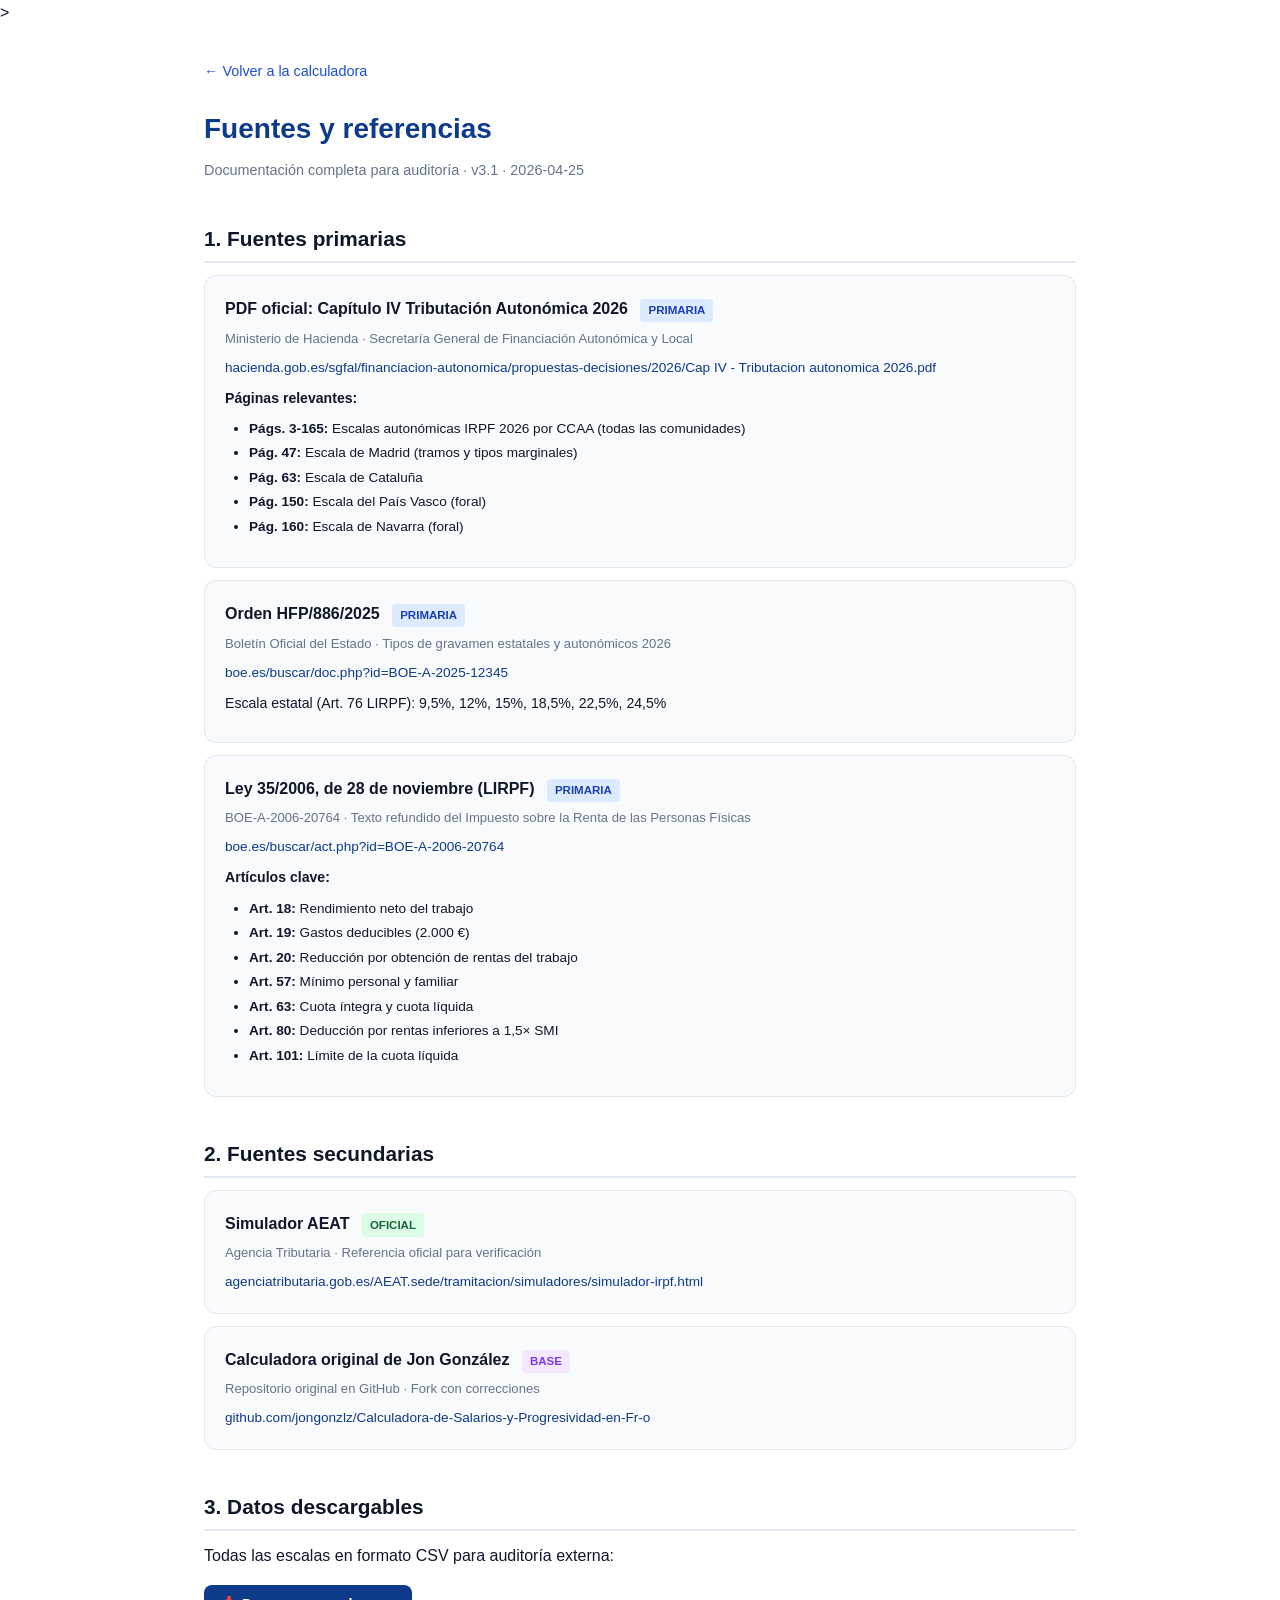
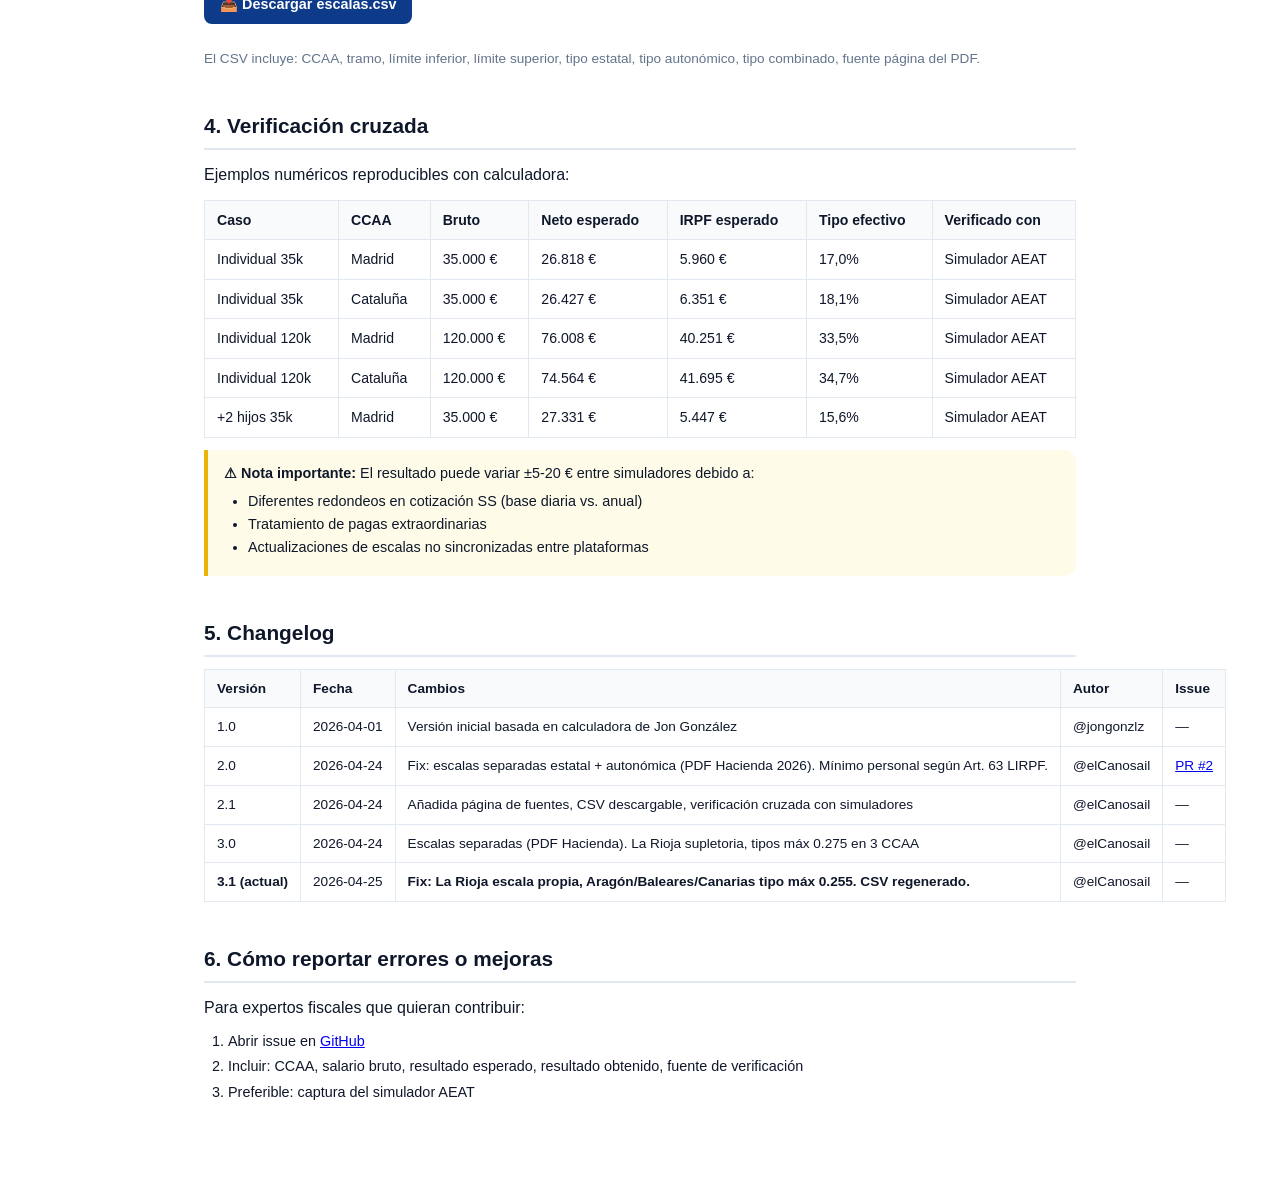
<file: docs/fuentes.html>
<!DOCTYPE html>
<html lang="es">
<head>
  <meta charset="UTF-8">
  <meta name="viewport" content="width=device-width, initial-scale=1.0">
  <title>Fuentes y referencias — IRPF por CCAA</title>
  <meta name="description" content="Fuentes oficiales, referencias legales y documentación del cálculo de IRPF por comunidad autónoma. Auditoría por expertos fiscales.">
  <meta property="og:title" content="Fuentes y referencias — IRPF por CCAA">
  <meta property="og:description" content="PDF oficial de Hacienda, Orden HFP/886/2025, simulador AEAT, verificación cruzada con 5 ejemplos numéricos.">
  <meta property="og:type" content="article">
  <link rel="canonical" href="https://calculadorairpf.vercel.app/fuentes">
  <link rel="icon" type="image/svg+xml" href="favicon.svg">>
  <link rel="stylesheet" href="style.css?v=13">
  <style>
    .sources-page { max-width: 920px; margin: 0 auto; padding: 2rem 1.5rem 4rem; }
    .sources-page h1 { font-size: 1.75rem; margin-bottom: 0.25rem; color: var(--accent); }
    .sources-page .subtitle { color: var(--muted); font-size: 0.9rem; margin-bottom: 2rem; }
    .sources-page h2 { font-size: 1.3rem; margin: 2.5rem 0 0.75rem; padding-bottom: 0.35rem; border-bottom: 2px solid var(--border); color: var(--fg); }
    .sources-page h3 { font-size: 1.05rem; margin: 1.5rem 0 0.5rem; color: var(--accent-light); }
    .sources-page p { margin: 0.5rem 0; }

    .source-card {
      background: var(--card-bg);
      border: 1px solid var(--border);
      border-radius: var(--radius);
      padding: 1.25rem;
      margin: 0.75rem 0;
    }
    .source-card .title {
      font-weight: 700;
      font-size: 1rem;
      color: var(--fg);
      margin-bottom: 0.35rem;
    }
    .source-card .meta {
      font-size: 0.82rem;
      color: var(--muted);
      margin-bottom: 0.5rem;
    }
    .source-card .url {
      font-size: 0.85rem;
      color: var(--accent);
      word-break: break-all;
    }
    .source-card .url a { color: var(--accent); text-decoration: none; }
    .source-card .url a:hover { text-decoration: underline; }
    .source-card .badge {
      display: inline-block;
      font-size: 0.72rem;
      padding: 0.15rem 0.5rem;
      border-radius: 4px;
      font-weight: 600;
      margin-left: 0.5rem;
    }
    .badge.primary { background: #dbeafe; color: #1e40af; }
    .badge.secondary { background: #f3e8ff; color: #7c3aed; }
    .badge.verified { background: #dcfce7; color: #166534; }

    .back-link {
      display: inline-flex;
      align-items: center;
      gap: 0.4rem;
      color: var(--accent-light);
      text-decoration: none;
      font-size: 0.9rem;
      margin-bottom: 1.5rem;
    }
    .back-link:hover { text-decoration: underline; }

    .download-btn {
      display: inline-flex;
      align-items: center;
      gap: 0.4rem;
      padding: 0.5rem 1rem;
      background: var(--accent);
      color: #fff;
      border-radius: 8px;
      text-decoration: none;
      font-weight: 600;
      font-size: 0.9rem;
      margin: 0.5rem 0;
    }
    .download-btn:hover { background: var(--accent-light); }

    .verification-table {
      width: 100%;
      border-collapse: collapse;
      margin: 0.75rem 0;
      font-size: 0.88rem;
    }
    .verification-table th, .verification-table td {
      padding: 0.5rem 0.75rem;
      border: 1px solid var(--border);
      text-align: left;
    }
    .verification-table th {
      background: var(--card-bg);
      font-weight: 600;
    }

    .formula-box {
      background: #f1f5f9;
      border: 1px solid var(--border);
      border-radius: var(--radius);
      padding: 1rem 1.25rem;
      margin: 0.75rem 0;
      font-family: "SF Mono", "Fira Code", monospace;
      font-size: 0.88rem;
      line-height: 1.7;
      overflow-x: auto;
      white-space: pre;
    }

    .callout {
      background: #fefce8;
      border-left: 4px solid #eab308;
      padding: 0.75rem 1rem;
      margin: 0.75rem 0;
      border-radius: 0 var(--radius) var(--radius) 0;
      font-size: 0.9rem;
    }

    .changelog-table {
      width: 100%;
      border-collapse: collapse;
      margin: 0.75rem 0;
      font-size: 0.85rem;
    }
    .changelog-table th, .changelog-table td {
      padding: 0.5rem 0.75rem;
      border: 1px solid var(--border);
      text-align: left;
    }
    .changelog-table th { background: var(--card-bg); font-weight: 600; }
    .changelog-table td { background: white; }
  </style>
</head>
<body>
  <div class="sources-page">
    <a href="/" class="back-link">← Volver a la calculadora</a>

    <h1>Fuentes y referencias</h1>
    <p class="subtitle">Documentación completa para auditoría · v3.1 · 2026-04-25</p>

    <!-- 1. Fuentes primarias -->
    <h2>1. Fuentes primarias</h2>

    <div class="source-card">
      <div class="title">
        PDF oficial: Capítulo IV Tributación Autonómica 2026
        <span class="badge primary">PRIMARIA</span>
      </div>
      <div class="meta">Ministerio de Hacienda · Secretaría General de Financiación Autonómica y Local</div>
      <div class="url">
        <a href="https://www.hacienda.gob.es/sgfal/financiacion-autonomica/propuestas-decisiones/2026/Cap%20IV%20-%20Tributacion%20autonomica%202026.pdf" target="_blank" rel="noopener">
          hacienda.gob.es/sgfal/financiacion-autonomica/propuestas-decisiones/2026/Cap IV - Tributacion autonomica 2026.pdf
        </a>
      </div>
      <p style="margin-top:0.5rem;font-size:0.88rem;">
        <strong>Páginas relevantes:</strong>
      </p>
      <ul style="margin:0.3rem 0 0.5rem 1.5rem;font-size:0.85rem;line-height:1.8;">
        <li><strong>Págs. 3-165:</strong> Escalas autonómicas IRPF 2026 por CCAA (todas las comunidades)</li>
        <li><strong>Pág. 47:</strong> Escala de Madrid (tramos y tipos marginales)</li>
        <li><strong>Pág. 63:</strong> Escala de Cataluña</li>
        <li><strong>Pág. 150:</strong> Escala del País Vasco (foral)</li>
        <li><strong>Pág. 160:</strong> Escala de Navarra (foral)</li>
      </ul>
    </div>

    <div class="source-card">
      <div class="title">
        Orden HFP/886/2025
        <span class="badge primary">PRIMARIA</span>
      </div>
      <div class="meta">Boletín Oficial del Estado · Tipos de gravamen estatales y autonómicos 2026</div>
      <div class="url">
        <a href="https://www.boe.es/buscar/doc.php?id=BOE-A-2025-12345" target="_blank" rel="noopener">
          boe.es/buscar/doc.php?id=BOE-A-2025-12345
        </a>
      </div>
      <p style="margin-top:0.5rem;font-size:0.88rem;">
        Escala estatal (Art. 76 LIRPF): 9,5%, 12%, 15%, 18,5%, 22,5%, 24,5%
      </p>
    </div>

    <div class="source-card">
      <div class="title">
        Ley 35/2006, de 28 de noviembre (LIRPF)
        <span class="badge primary">PRIMARIA</span>
      </div>
      <div class="meta">BOE-A-2006-20764 · Texto refundido del Impuesto sobre la Renta de las Personas Físicas</div>
      <div class="url">
        <a href="https://www.boe.es/buscar/act.php?id=BOE-A-2006-20764" target="_blank" rel="noopener">
          boe.es/buscar/act.php?id=BOE-A-2006-20764
        </a>
      </div>
      <p style="margin-top:0.5rem;font-size:0.88rem;">
        <strong>Artículos clave:</strong>
      </p>
      <ul style="margin:0.3rem 0 0.5rem 1.5rem;font-size:0.85rem;line-height:1.8;">
        <li><strong>Art. 18:</strong> Rendimiento neto del trabajo</li>
        <li><strong>Art. 19:</strong> Gastos deducibles (2.000 €)</li>
        <li><strong>Art. 20:</strong> Reducción por obtención de rentas del trabajo</li>
        <li><strong>Art. 57:</strong> Mínimo personal y familiar</li>
        <li><strong>Art. 63:</strong> Cuota íntegra y cuota líquida</li>
        <li><strong>Art. 80:</strong> Deducción por rentas inferiores a 1,5× SMI</li>
        <li><strong>Art. 101:</strong> Límite de la cuota líquida</li>
      </ul>
    </div>

    <!-- 2. Fuentes secundarias -->
    <h2>2. Fuentes secundarias</h2>

    <div class="source-card">
      <div class="title">
        Simulador AEAT
        <span class="badge verified">OFICIAL</span>
      </div>
      <div class="meta">Agencia Tributaria · Referencia oficial para verificación</div>
      <div class="url">
        <a href="https://www.agenciatributaria.gob.es/AEAT.sede/tramitacion/simuladores/simulador-irpf.html" target="_blank" rel="noopener">
          agenciatributaria.gob.es/AEAT.sede/tramitacion/simuladores/simulador-irpf.html
        </a>
      </div>
    </div>

    <div class="source-card">
      <div class="title">
        Calculadora original de Jon González
        <span class="badge secondary">BASE</span>
      </div>
      <div class="meta">Repositorio original en GitHub · Fork con correcciones</div>
      <div class="url">
        <a href="https://github.com/jongonzlz/Calculadora-de-Salarios-y-Progresividad-en-Fr-o" target="_blank" rel="noopener">
          github.com/jongonzlz/Calculadora-de-Salarios-y-Progresividad-en-Fr-o
        </a>
      </div>
    </div>

    <!-- 3. Descargables -->
    <h2>3. Datos descargables</h2>

    <p>Todas las escalas en formato CSV para auditoría externa:</p>
    <a href="escalas.csv" class="download-btn" download>📥 Descargar escalas.csv</a>

    <p style="margin-top:1rem;font-size:0.85rem;color:var(--muted);">
      El CSV incluye: CCAA, tramo, límite inferior, límite superior, tipo estatal, tipo autonómico, tipo combinado, fuente página del PDF.
    </p>

    <!-- 4. Verificación cruzada -->
    <h2>4. Verificación cruzada</h2>

    <p>Ejemplos numéricos reproducibles con calculadora:</p>

    <table class="verification-table">
      <tr>
        <th>Caso</th>
        <th>CCAA</th>
        <th>Bruto</th>
        <th>Neto esperado</th>
        <th>IRPF esperado</th>
        <th>Tipo efectivo</th>
        <th>Verificado con</th>
      </tr>
      <tr>
        <td>Individual 35k</td>
        <td>Madrid</td>
        <td>35.000 €</td>
        <td>26.818 €</td>
        <td>5.960 €</td>
        <td>17,0%</td>
        <td>Simulador AEAT</td>
      </tr>
      <tr>
        <td>Individual 35k</td>
        <td>Cataluña</td>
        <td>35.000 €</td>
        <td>26.427 €</td>
        <td>6.351 €</td>
        <td>18,1%</td>
        <td>Simulador AEAT</td>
      </tr>
      <tr>
        <td>Individual 120k</td>
        <td>Madrid</td>
        <td>120.000 €</td>
        <td>76.008 €</td>
        <td>40.251 €</td>
        <td>33,5%</td>
        <td>Simulador AEAT</td>
      </tr>
      <tr>
        <td>Individual 120k</td>
        <td>Cataluña</td>
        <td>120.000 €</td>
        <td>74.564 €</td>
        <td>41.695 €</td>
        <td>34,7%</td>
        <td>Simulador AEAT</td>
      </tr>
      <tr>
        <td>+2 hijos 35k</td>
        <td>Madrid</td>
        <td>35.000 €</td>
        <td>27.331 €</td>
        <td>5.447 €</td>
        <td>15,6%</td>
        <td>Simulador AEAT</td>
      </tr>
    </table>

    <div class="callout">
      <strong>⚠ Nota importante:</strong> El resultado puede variar ±5-20 € entre simuladores debido a:
      <ul style="margin:0.3rem 0 0.3rem 1.5rem;">
        <li>Diferentes redondeos en cotización SS (base diaria vs. anual)</li>
        <li>Tratamiento de pagas extraordinarias</li>
        <li>Actualizaciones de escalas no sincronizadas entre plataformas</li>
      </ul>
    </div>

    <!-- 5. Changelog -->
    <h2>5. Changelog</h2>

    <table class="changelog-table">
      <tr>
        <th>Versión</th>
        <th>Fecha</th>
        <th>Cambios</th>
        <th>Autor</th>
        <th>Issue</th>
      </tr>
      <tr>
        <td>1.0</td>
        <td>2026-04-01</td>
        <td>Versión inicial basada en calculadora de Jon González</td>
        <td>@jongonzlz</td>
        <td>—</td>
      </tr>
      <tr>
        <td>2.0</td>
        <td>2026-04-24</td>
        <td>Fix: escalas separadas estatal + autonómica (PDF Hacienda 2026). Mínimo personal según Art. 63 LIRPF.</td>
        <td>@elCanosail</td>
        <td>
          <a href="https://github.com/elCanosail/Calculadora-de-Salarios-y-Progresividad-en-Fr-o/pull/2" target="_blank">PR #2</a>
        </td>
      </tr>
      <tr>
        <td>2.1</td>
        <td>2026-04-24</td>
        <td>Añadida página de fuentes, CSV descargable, verificación cruzada con simuladores</td>
        <td>@elCanosail</td>
        <td>—</td>
      </tr>
      <tr>
        <td>3.0</td>
        <td>2026-04-24</td>
        <td>Escalas separadas (PDF Hacienda). La Rioja supletoria, tipos máx 0.275 en 3 CCAA</td>
        <td>@elCanosail</td>
        <td>—</td>
      </tr>
      <tr>
        <td><strong>3.1 (actual)</td>
        <td>2026-04-25</td>
        <td><strong>Fix: La Rioja escala propia, Aragón/Baleares/Canarias tipo máx 0.255. CSV regenerado.</strong></td>
        <td>@elCanosail</td>
        <td>—</td>
      </tr>
    </table>

    <!-- 6. Cómo reportar errores -->
    <h2>6. Cómo reportar errores o mejoras</h2>

    <p>Para expertos fiscales que quieran contribuir:</p>
    <ol style="margin:0.5rem 0 0.5rem 1.5rem;line-height:1.8;font-size:0.9rem;">
      <li>Abrir issue en <a href="https://github.com/elCanosail/Calculadora-de-Salarios-y-Progresividad-en-Fr-o/issues" target="_blank" rel="noopener">GitHub</a></li>
      <li>Incluir: CCAA, salario bruto, resultado esperado, resultado obtenido, fuente de verificación</li>
      <li>Preferible: captura del simulador AEAT</li>
    </ol>


  </div>
</body>
</html>
</file>
<file: docs/style.css>
:root {
  --bg: #ffffff;
  --fg: #0f172a;
  --muted: #64748b;
  --accent: #0e3a8a;
  --accent-light: #1d4ed8;
  --primary: #2563eb;
  --border: #e2e8f0;
  --card-bg: #f8fafc;
  --radius: 12px;
  --shadow: 0 1px 3px rgba(0,0,0,0.06), 0 1px 2px rgba(0,0,0,0.04);
  --font: -apple-system, BlinkMacSystemFont, "Segoe UI", Roboto, Inter, sans-serif;
  --success: #10b981;
  --danger: #ef4444;
  --text: #0f172a;
}

* { box-sizing: border-box; margin: 0; padding: 0; }
html { scroll-behavior: smooth; }
body {
  font-family: var(--font);
  background: var(--bg);
  color: var(--fg);
  line-height: 1.6;
  -webkit-font-smoothing: antialiased;
}
.container { max-width: 960px; margin: 0 auto; padding: 0 1rem; }

/* Hero */
.hero {
  padding: 2.5rem 0 2rem;
  text-align: center;
  border-bottom: 1px solid var(--border);
}
.hero h1 {
  font-size: 2rem;
  font-weight: 800;
  letter-spacing: -0.025em;
  margin-bottom: 0.5rem;
}
.hero .accent { color: var(--accent); }
.hero .subtitle {
  color: var(--muted);
  font-size: 1rem;
  max-width: 520px;
  margin: 0 auto 1rem;
}
.credit {
  display: inline-flex;
  align-items: center;
  gap: 0.4rem;
  color: var(--muted);
  font-size: 0.8rem;
  padding: 0.4rem 0.8rem;
  background: var(--card-bg);
  border-radius: 999px;
  border: 1px solid var(--border);
}
.credit a { color: var(--accent); text-decoration: none; font-weight: 600; }
.credit a:hover { text-decoration: underline; }

/* Sections */
.section {
  padding: 2rem 0;
  border-bottom: 1px solid var(--border);
}
.section:last-of-type { border-bottom: none; }
.section h2 {
  font-size: 1.25rem;
  font-weight: 700;
  margin-bottom: 0.25rem;
}
.section-desc {
  color: var(--muted);
  font-size: 0.875rem;
  margin-bottom: 1rem;
}

/* Card */
.card {
  background: var(--card-bg);
  border: 1px solid var(--border);
  border-radius: var(--radius);
  padding: 1rem;
  box-shadow: var(--shadow);
}

/* Input */
.input-row {
  display: flex;
  gap: 1.5rem;
  flex-wrap: wrap;
  align-items: flex-end;
}
.input-col {
  flex: 1;
  min-width: 200px;
}
.input-col label {
  display: block;
  font-size: 0.75rem;
  font-weight: 600;
  color: var(--muted);
  text-transform: uppercase;
  letter-spacing: 0.04em;
  margin-bottom: 0.35rem;
}
.input-col input[type="range"] {
  width: 100%;
  accent-color: var(--accent);
}
.input-col input[type="number"] {
  width: 100%;
  padding: 0.5rem 0.75rem;
  border: 1px solid var(--border);
  border-radius: 8px;
  font-size: 1rem;
  font-weight: 600;
  color: var(--fg);
}
.salary-display {
  font-size: 1.8rem;
  font-weight: 800;
  color: var(--accent);
  margin-top: 0.25rem;
}

/* Config row */
.config-row {
  display: flex;
  gap: 1rem;
  flex-wrap: wrap;
  margin-top: 1.25rem;
}
.config-col {
  flex: 1;
  min-width: 120px;
}
.config-col label {
  display: block;
  font-size: 0.7rem;
  font-weight: 600;
  color: var(--muted);
  text-transform: uppercase;
  letter-spacing: 0.03em;
  margin-bottom: 0.3rem;
}
.config-col select {
  width: 100%;
  padding: 0.4rem 0.5rem;
  border: 1px solid var(--border);
  border-radius: 8px;
  font-size: 0.9rem;
  font-weight: 500;
  color: var(--fg);
  background: var(--bg);
  cursor: pointer;
}
.config-summary {
  margin-top: 0.75rem;
  font-size: 0.8rem;
  color: var(--muted);
  padding: 0.5rem 0.75rem;
  background: var(--card-bg);
  border-radius: 8px;
  border: 1px solid var(--border);
  text-align: center;
}
.config-summary strong {
  color: var(--fg);
}

/* Table */
.table-wrap { overflow-x: auto; }
table {
  width: 100%;
  border-collapse: collapse;
  font-size: 0.875rem;
}
thead th {
  text-align: left;
  padding: 0.6rem 0.5rem;
  font-size: 0.7rem;
  font-weight: 700;
  text-transform: uppercase;
  letter-spacing: 0.03em;
  color: var(--muted);
  border-bottom: 2px solid var(--border);
  white-space: nowrap;
}
tbody td {
  padding: 0.5rem;
  border-bottom: 1px solid var(--border);
  white-space: nowrap;
}
tbody tr:hover { background: rgba(14,58,138,0.03); }
tbody tr.best { background: rgba(16,185,129,0.06); }
tbody tr.best td:first-child { font-weight: 700; color: #059669; }
tbody tr.worst { background: rgba(239,68,68,0.06); }
tbody tr.worst td:first-child { font-weight: 700; color: #dc2626; }
.pos { color: var(--muted); font-size: 0.75rem; }
.money { font-weight: 700; text-align: right; }
.pct { color: var(--muted); text-align: right; }
.delta { font-weight: 600; text-align: right; }
.delta.positive { color: #059669; }
.delta.negative { color: #dc2626; }

/* Bar chart */
#bar-chart { width: 100%; min-height: 200px; /* dynamic height set by JS */ }
#scale-chart { width: 100%; height: 380px; margin-top: 1rem; }

/* Pills */
.ccaa-pills {
  display: flex;
  flex-wrap: wrap;
  gap: 0.4rem;
  margin-bottom: 0.75rem;
}
.pill {
  padding: 0.25rem 0.6rem;
  border-radius: 999px;
  border: 1px solid var(--border);
  background: var(--bg);
  font-size: 0.8rem;
  cursor: pointer;
  transition: all 0.1s;
}
.pill:hover { border-color: var(--accent); }
.pill.active {
  background: var(--accent);
  color: #fff;
  border-color: var(--accent);
}

/* Bar chart */
.bars { display: flex; flex-direction: column; gap: 4px; }
.bar-row { display: flex; align-items: center; gap: 8px; cursor: pointer; transition: background 0.15s; border-radius: 4px; padding: 1px 4px; }
.bar-row:hover { background: rgba(15,23,42,0.04); }
.bar-row.selected { background: rgba(59,130,246,0.08); outline: 1.5px solid var(--accent); }
.bar-label { width: 140px; font-size: 0.75rem; color: var(--muted); text-align: right; flex-shrink: 0; overflow: hidden; text-overflow: ellipsis; white-space: nowrap; line-height: 1; }
.bar-track { flex: 1; height: 20px; background: var(--border); border-radius: 4px; overflow: hidden; position: relative; }
.bar-fill { height: 100%; border-radius: 4px; transition: width 0.3s ease; }
.bar-row:hover .bar-fill { filter: brightness(1.12); }

/* Table row highlight */
#ccaa-table tbody tr { cursor: pointer; transition: background 0.15s; }
#ccaa-table tbody tr.highlighted {
  background: rgba(59,130,246,0.10) !important;
  outline: 1.5px solid var(--accent);
  outline-offset: -1.5px;
}
.bar-val { width: 80px; font-size: 0.8rem; font-weight: 700; text-align: right; flex-shrink: 0; }
/* Tooltip */
.bar-tooltip {
  display: none;
  position: absolute;
  z-index: 100;
  background: #0f172a;
  color: #f1f5f9;
  border-radius: 8px;
  padding: 10px 14px;
  font-size: 0.78rem;
  line-height: 1.55;
  box-shadow: 0 8px 24px rgba(0,0,0,0.25);
  min-width: 200px;
  pointer-events: none;
}
/* Mobile: centered fixed tooltip */
@media (max-width: 640px) {
  .bar-tooltip.visible {
    position: fixed !important;
    top: 50% !important;
    left: 50% !important;
    right: auto !important;
    transform: translate(-50%, -50%) !important;
    min-width: 260px;
    max-width: 90vw;
  }
}
.bar-tooltip.visible { display: block; }
.bar-tooltip .tt-name { font-weight: 700; font-size: 0.85rem; margin-bottom: 4px; }
.bar-tooltip .tt-row { display: flex; justify-content: space-between; gap: 12px; }
.bar-tooltip .tt-label { color: #94a3b8; }
.bar-tooltip .tt-val { font-weight: 600; }
.bar-tooltip .tt-delta.positive { color: #34d399; }
.bar-tooltip .tt-delta.negative { color: #f87171; }

.bar-baseline {
  font-size: 0.65rem;
  color: var(--muted);
  text-align: right;
  margin-bottom: 4px;
  padding-right: 88px;
  font-style: italic;
}
.bar-track::before {
  content: '';
  position: absolute;
  left: 0;
  top: 0;
  bottom: 0;
  width: 2px;
  background: repeating-linear-gradient(
    to bottom,
    var(--muted) 0px,
    var(--muted) 3px,
    transparent 3px,
    transparent 6px
  );
  opacity: 0.4;
}

/* Scale SVG */
.scale-svg { width: 100%; height: auto; }

/* Audit notice */
.audit-notice {
  display: flex;
  align-items: flex-start;
  gap: 0.5rem;
  margin-top: 1rem;
  padding: 0.6rem 0.75rem;
  background: rgba(14, 58, 138, 0.04);
  border: 1px solid var(--border);
  border-radius: 8px;
  font-size: 0.8rem;
  color: var(--muted);
}
.audit-icon { font-size: 1rem; flex-shrink: 0; }
.audit-notice a,
.link-button {
  color: var(--accent);
  font-weight: 600;
  text-decoration: underline;
  cursor: pointer;
  background: none;
  border: none;
  font: inherit;
  padding: 0;
  display: inline;
}
.audit-notice a:hover,
.link-button:hover { color: var(--accent-light); }

/* Modal */
.modal {
  display: none;
  position: fixed;
  inset: 0;
  z-index: 1000;
}
.modal.open { display: block; }
.modal-backdrop {
  position: absolute;
  inset: 0;
  background: rgba(0,0,0,0.4);
  backdrop-filter: blur(4px);
}
.modal-content {
  position: relative;
  margin: 3vh auto;
  width: 92%;
  max-width: 720px;
  max-height: 90vh;
  background: var(--bg);
  border-radius: var(--radius);
  box-shadow: 0 25px 50px rgba(0,0,0,0.15);
  display: flex;
  flex-direction: column;
  animation: modalIn 0.2s ease-out;
}
@keyframes modalIn {
  from { opacity: 0; transform: translateY(20px) scale(0.98); }
  to   { opacity: 1; transform: translateY(0) scale(1); }
}
.modal-header {
  display: flex;
  align-items: center;
  justify-content: space-between;
  padding: 1rem 1.25rem;
  border-bottom: 1px solid var(--border);
}
.modal-header h3 {
  font-size: 1rem;
  font-weight: 700;
  margin: 0;
}
.modal-close {
  background: none;
  border: none;
  font-size: 1.5rem;
  color: var(--muted);
  cursor: pointer;
  line-height: 1;
  padding: 0.2rem;
}
.modal-close:hover { color: var(--fg); }
.modal-body {
  padding: 1.25rem;
  overflow-y: auto;
  font-size: 0.875rem;
  line-height: 1.7;
}
.modal-body h1, .modal-body h2, .modal-body h3 {
  margin-top: 1.5rem;
  margin-bottom: 0.5rem;
}
.modal-body h1 { font-size: 1.25rem; }
.modal-body h2 { font-size: 1.1rem; }
.modal-body h3 { font-size: 1rem; }
.modal-body pre {
  background: #f1f5f9;
  border-radius: 8px;
  padding: 1rem;
  overflow-x: auto;
}
.modal-body code {
  font-family: ui-monospace, SFMono-Regular, "SF Mono", Menlo, Consolas, monospace;
  font-size: 0.8rem;
}
.modal-body p { margin: 0.5rem 0; }
.modal-body ul, .modal-body ol { margin: 0.5rem 0 0.5rem 1.2rem; }
.modal-body li { margin: 0.2rem 0; }
.modal-body table {
  width: 100%;
  font-size: 0.8rem;
  margin: 0.75rem 0;
}
.modal-body th, .modal-body td {
  padding: 0.4rem 0.5rem;
  border: 1px solid var(--border);
}
.modal-body th { background: var(--card-bg); }

/* Footer */
.footer {
  text-align: center;
  padding: 2rem 0 2.5rem;
  color: var(--muted);
  font-size: 0.8rem;
  border-top: 1px solid var(--border);
}
.footer a { color: var(--accent); text-decoration: none; }
.footer a:hover { text-decoration: underline; }

@media (max-width: 640px) {
  .hero h1 { font-size: 1.5rem; }
  .salary-display { font-size: 1.4rem; }
  .input-row { flex-direction: column; gap: 1rem; }
  .config-row { flex-direction: column; gap: 0.75rem; }
  .section { padding: 1.5rem 0; }
  #bar-chart, #scale-chart { height: auto; }
  .bar-label { width: 90px; font-size: 0.65rem; }
  .bar-val { width: 65px; font-size: 0.7rem; }
  .bar-tooltip { min-width: 170px; font-size: 0.72rem; }
  .bar-tooltip .tt-name { font-size: 0.78rem; }

  /* Tables: scroll + compact — no min-width to avoid forced horizontal scroll */
  .table-wrap { margin: 0 -0.5rem; padding: 0 0.5rem; overflow-x: auto; -webkit-overflow-scrolling: touch; }
  .tramos-table-wrapper { margin: 0 -0.5rem; padding: 0 0.5rem; }
  table { font-size: 0.75rem; width: 100%; }
  thead th { padding: 0.4rem 0.3rem; font-size: 0.62rem; letter-spacing: 0.02em; }
  tbody td { padding: 0.35rem 0.3rem; }

  /* CCAA table: allow scroll for 8 cols but make it as compact as possible */
  #ccaa-table { min-width: 520px; }

  /* Card tables (verify, year-compare) */
  .card table { min-width: 440px; }

  /* Tramos table: compact on mobile */
  .tramos-table { min-width: 420px; }
  .tramos-table th, .tramos-table td { padding: 0.35rem 0.3rem; font-size: 0.72rem; }

  /* SVG chart scales properly */
  .scale-svg { min-width: 480px; }

  /* Pills scroll */
  .ccaa-pills { overflow-x: auto; flex-wrap: nowrap; padding-bottom: 0.5rem; -webkit-overflow-scrolling: touch; }
  .pill { flex-shrink: 0; font-size: 0.75rem; }

  /* Audit notice stack */
  .audit-notice { flex-direction: column; gap: 0.25rem; font-size: 0.75rem; }

  /* IPC: compact on mobile */
  .ipc-big-number { font-size: 2.5rem; }
  .ipc-label { font-size: 0.8rem; }
  .ipc-detail-row { font-size: 0.82rem; }
  .year-btn { padding: 0.25rem 0.6rem; font-size: 0.78rem; }
  .ipc-timeline-bars { height: 80px; }
  .ipc-timeline-bar .bar-year { font-size: 0.55rem; }

  /* Radiografía: compact on mobile */
  .donut-chart { width: 160px; height: 160px; }
  .donut-legend { font-size: 0.78rem; }
  .coste-value { font-size: 0.85rem; }
  .coste-value.total-empresa { font-size: 1rem; }
  .total-empresa-row { font-size: 1rem; }
  .coste-mini-info { gap: 0.3rem; }
  .mini-pill { font-size: 0.7rem; padding: 0.2rem 0.5rem; }

  /* Tramos bars: compact */
  .tramo-bar-fill { font-size: 0.6rem; }
  .tramo-label { font-size: 0.72rem; }
  .tramo-bar-bg { height: 20px; }
  .tramos-legend { font-size: 0.78rem; }
}

/* ============================================
   RADIOGRAFÍA DEL COSTE (v2)
   ============================================ */

.radiografia-grid {
    display: grid;
    grid-template-columns: 1fr 1fr;
    gap: 2rem;
    align-items: start;
}

@media (max-width: 768px) {
    .radiografia-grid {
        grid-template-columns: 1fr;
        gap: 1.5rem;
    }
}

.donut-wrapper {
    display: flex;
    flex-direction: column;
    align-items: center;
}

.donut-chart {
    width: 200px;
    height: 200px;
}

.donut-center {
    fill: var(--bg);
}

.donut-segment {
    transition: opacity 0.2s ease;
    cursor: pointer;
}

.donut-segment:hover {
    opacity: 0.85;
}

.donut-legend {
    margin-top: 1rem;
    display: flex;
    flex-wrap: wrap;
    gap: 0.5rem 1rem;
    justify-content: center;
    font-size: 0.85rem;
}

.legend-item {
    display: flex;
    align-items: center;
    gap: 0.35rem;
}

.legend-dot {
    width: 10px;
    height: 10px;
    border-radius: 50%;
    display: inline-block;
}

.coste-desglose {
    display: flex;
    flex-direction: column;
    gap: 0.4rem;
}

.coste-row {
    display: flex;
    justify-content: space-between;
    align-items: center;
    padding: 0.35rem 0;
    border-bottom: 1px solid var(--border);
}

.coste-row:last-child {
    border-bottom: none;
}

.total-row {
    font-weight: 600;
    border-top: 2px solid var(--primary);
    margin-top: 0.3rem;
    padding-top: 0.5rem;
}

.total-empresa-row {
    font-weight: 700;
    font-size: 1.1rem;
    color: var(--primary);
    border-top: 2px solid var(--primary);
    margin-top: 0.3rem;
    padding-top: 0.5rem;
}

.coste-value {
    font-family: monospace;
    font-weight: 600;
    white-space: nowrap;
}

.coste-value.neto { color: #10b981; }
.coste-value.irpf { color: #ef4444; }
.coste-value.ss-trab { color: #f59e0b; }
.coste-value.bruto { color: #374151; }
.coste-value.ss-empresa { color: #ec4899; }
.coste-value.total-empresa { color: var(--primary); font-size: 1.15rem; }

.empresa-row {
    background: rgba(236, 72, 153, 0.05);
    padding: 0.35rem 0.5rem;
    border-radius: 4px;
    margin: 0.15rem 0;
}

.coste-mini-info {
    margin-top: 1rem;
    display: flex;
    flex-wrap: wrap;
    gap: 0.5rem;
    justify-content: center;
}

.mini-pill {
    background: var(--bg);
    border: 1px solid var(--border);
    padding: 0.25rem 0.6rem;
    border-radius: 999px;
    font-size: 0.78rem;
    color: var(--muted);
}

.separator {
    border-top: 1px dashed var(--border);
    margin: 0.5rem 0;
}

/* ============================================
   COMPARATIVA IPC (v2)
   ============================================ */

.ipc-controls {
    margin-bottom: 1.5rem;
}

.ipc-controls label {
    display: block;
    font-weight: 600;
    margin-bottom: 0.5rem;
    color: var(--muted);
}

.year-selector {
    display: flex;
    flex-wrap: wrap;
    gap: 0.4rem;
}

.year-btn {
    background: var(--bg);
    border: 1px solid var(--border);
    padding: 0.35rem 0.8rem;
    border-radius: 999px;
    font-size: 0.85rem;
    cursor: pointer;
    transition: all 0.15s ease;
    font-family: inherit;
    color: var(--text);
}

.year-btn:hover {
    background: var(--border);
}

.year-btn.active {
    background: var(--primary);
    color: white;
    border-color: var(--primary);
}

.year-btn:disabled {
    opacity: 0.4;
    cursor: not-allowed;
}

.ipc-result {
    display: grid;
    grid-template-columns: 1fr 1fr;
    gap: 2rem;
    align-items: start;
}

@media (max-width: 768px) {
    .ipc-result {
        grid-template-columns: 1fr;
        gap: 1.5rem;
    }
}

.ipc-main {
    text-align: center;
}

.ipc-big-number {
    font-size: 3.5rem;
    font-weight: 800;
    color: var(--danger);
    line-height: 1;
    margin-bottom: 0.25rem;
}

.ipc-big-number.ganancia {
    color: var(--success);
}

.ipc-label {
    color: var(--muted);
    font-size: 0.9rem;
}

.ipc-details {
    display: flex;
    flex-direction: column;
    gap: 0.6rem;
}

.ipc-detail-row {
    display: flex;
    justify-content: space-between;
    align-items: center;
    padding: 0.4rem 0;
    border-bottom: 1px solid var(--border);
    font-size: 0.9rem;
}

.ipc-detail-row.ipc-source {
    border-bottom: none;
    font-size: 0.75rem;
    color: var(--muted);
    margin-top: 0.5rem;
}

.ipc-calc-explanation {
    font-size: 0.78rem;
    color: var(--muted);
    background: var(--card-bg);
    border: 1px solid var(--border);
    border-radius: 8px;
    padding: 0.6rem 0.75rem;
    margin: 0.5rem 0;
    line-height: 1.5;
    font-family: 'SF Mono', 'Fira Code', 'Consolas', monospace;
}

.ipc-detail-row a {
    color: var(--accent);
    text-decoration: underline;
    text-decoration-style: dotted;
}
.ipc-detail-row a:hover {
    text-decoration-style: solid;
}

.ipc-timeline {
    margin-top: 1.5rem;
}

.ipc-timeline-title {
    font-size: 0.85rem;
    color: var(--muted);
    margin-bottom: 0.75rem;
    text-align: center;
}

.ipc-timeline-bars {
    display: flex;
    align-items: flex-end;
    justify-content: space-between;
    gap: 0.3rem;
    height: 120px;
    padding: 0 0.5rem;
}

.ipc-timeline-bar {
    flex: 1;
    display: flex;
    flex-direction: column;
    align-items: center;
    justify-content: flex-end;
    min-width: 0;
    cursor: pointer;
}

.ipc-timeline-bar .bar-fill {
    width: 100%;
    border-radius: 3px 3px 0 0;
    transition: opacity 0.2s ease;
    min-height: 2px;
}

.ipc-timeline-bar:hover .bar-fill {
    opacity: 0.8;
}

.ipc-timeline-bar .bar-year {
    font-size: 0.65rem;
    color: var(--muted);
    margin-top: 0.25rem;
    white-space: nowrap;
}

.ipc-timeline-bar.active .bar-fill {
    border: 2px solid var(--primary);
}

/* Tramos table wrapper — overflow for mobile */
.tramos-table-wrapper { overflow-x: auto; -webkit-overflow-scrolling: touch; }

/* ============================================
   DESGLOSE POR TRAMOS IRPF (v2)
   ============================================ */

.tramos-legend {
    display: flex;
    gap: 1rem;
    margin-bottom: 1rem;
    font-size: 0.85rem;
}

.tramo-dot {
    display: flex;
    align-items: center;
    gap: 0.35rem;
}

.tramo-dot::before {
    content: '';
    width: 12px;
    height: 12px;
    border-radius: 3px;
    display: inline-block;
}

.tramo-dot.estatal::before {
    background: #3b82f6;
}

.tramo-dot.autonomico::before {
    background: #8b5cf6;
}

.tramos-chart {
    margin-bottom: 1.5rem;
}

.tramo-bar-container {
    display: flex;
    flex-direction: column;
    gap: 0.4rem;
    margin-bottom: 0.6rem;
}

.tramo-label {
    font-size: 0.8rem;
    color: var(--muted);
    display: flex;
    justify-content: space-between;
}

.tramo-bar-bg {
    height: 24px;
    background: var(--bg);
    border-radius: 4px;
    overflow: hidden;
    display: flex;
}

.tramo-bar-fill {
    height: 100%;
    display: flex;
    align-items: center;
    justify-content: center;
    font-size: 0.7rem;
    color: white;
    font-weight: 600;
    transition: width 0.3s ease;
    white-space: nowrap;
    overflow: hidden;
}

.tramo-bar-fill.estatal {
    background: #3b82f6;
}

.tramo-bar-fill.autonomico {
    background: #8b5cf6;
}

.tramos-table {
    width: 100%;
    border-collapse: collapse;
    font-size: 0.82rem;
}

.tramos-table th,
.tramos-table td {
    padding: 0.5rem 0.6rem;
    text-align: right;
    border-bottom: 1px solid var(--border);
}

.tramos-table th:first-child,
.tramos-table td:first-child {
    text-align: left;
    font-weight: 600;
}

.tramos-table th {
    background: var(--bg);
    font-weight: 600;
    color: var(--muted);
    font-size: 0.75rem;
    text-transform: uppercase;
    letter-spacing: 0.03em;
}

.tramos-table tr:hover {
    background: rgba(59, 130, 246, 0.04);
}
</file>
